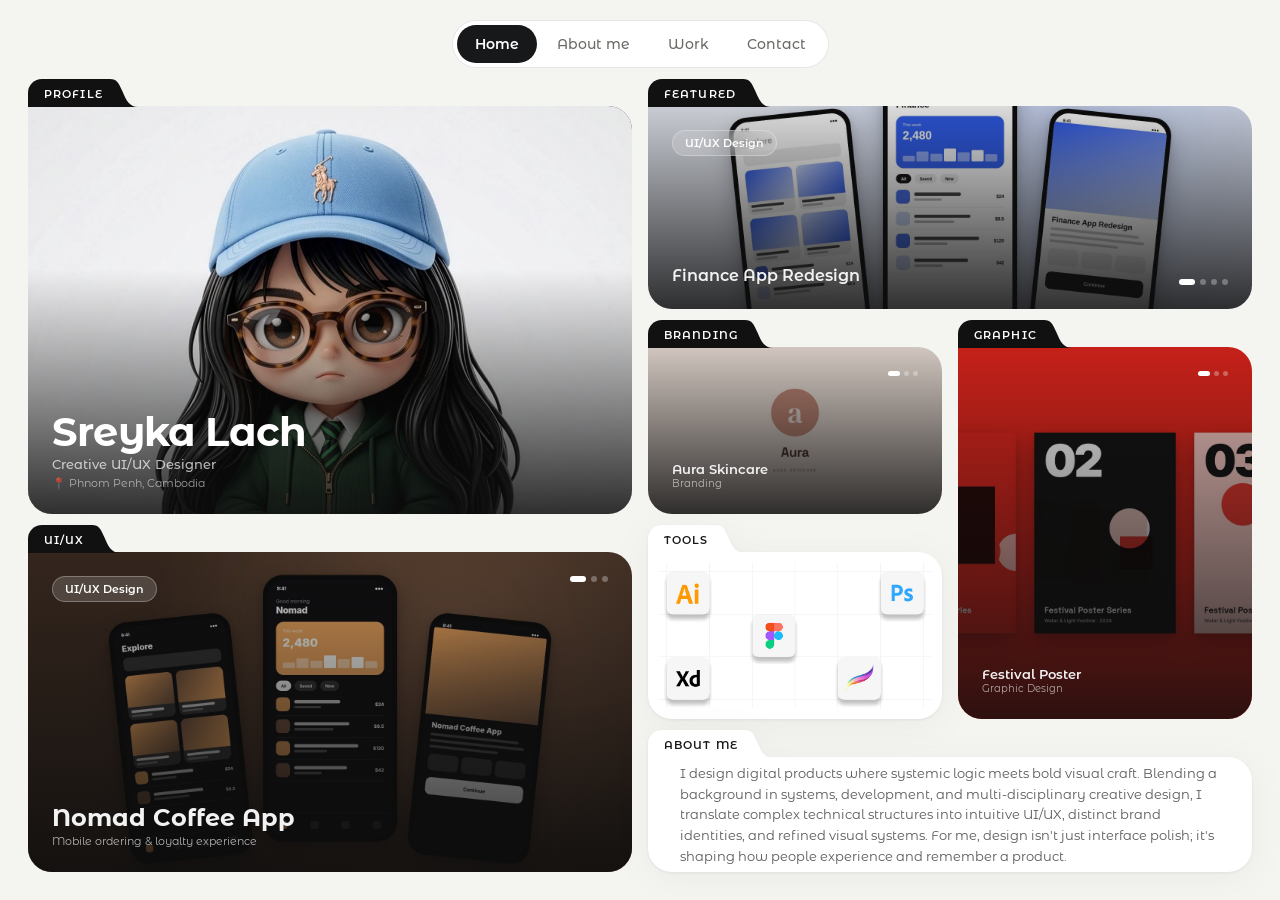
<file: index.html>
<!DOCTYPE html>
<html lang="en">
<head>
<meta charset="utf-8">
<meta name="viewport" content="width=device-width, initial-scale=1">
<title>Sreyka Lach — Creative UI/UX Designer</title>
<meta name="description" content="Portfolio of Sreyka Lach, Creative UI/UX Designer based in Phnom Penh, Cambodia.">
<link rel="preconnect" href="https://fonts.googleapis.com">
<link rel="preconnect" href="https://fonts.gstatic.com" crossorigin>
<link href="https://fonts.googleapis.com/css2?family=Montserrat+Alternates:wght@400;500;600;700&family=Noto+Sans+Khmer:wght@400;500;600;700&display=swap" rel="stylesheet">
<link rel="stylesheet" href="css/style-v97.css">
</head>
<body>

<div id="page-root">

  <!-- NAV -->
  <div class="nav-wrap">
    <button type="button" id="nav-hamburger" class="nav-hamburger" aria-label="Menu" aria-expanded="false">
      <span></span><span></span><span></span>
    </button>
    <nav id="nav-pill" aria-label="Primary" role="tablist">
      <button type="button" class="nav-btn" data-view="home" role="tab" aria-selected="true" tabindex="0"><span class="nav-btn-label">Home</span></button>
      <button type="button" class="nav-btn" data-view="about" role="tab" aria-selected="false" tabindex="-1"><span class="nav-btn-label">About me</span></button>
      <button type="button" class="nav-btn" data-view="work" role="tab" aria-selected="false" tabindex="-1"><span class="nav-btn-label">Work</span></button>
      <button type="button" class="nav-btn" data-view="contact" role="tab" aria-selected="false" tabindex="-1"><span class="nav-btn-label">Contact</span></button>
    </nav>
    <div class="nav-end">
      <button type="button" id="lang-switch" class="lang-switch" data-lang="km" aria-label="Switch language">
        <span class="lang-switch-opt" id="lang-opt-km">KH</span>
        <span class="lang-switch-opt" id="lang-opt-en">EN</span>
      </button>
    </div>
  </div>

  <div class="folder-panel">
  <div class="view-stage">

    <!-- ============ HOME VIEW ============ -->
    <section id="view-home" class="view" data-view-panel="home">
      <div id="home-grid" class="bento-grid">

        <!-- profile 2x2 -->
        <div class="card card-photo" data-span="2" style="grid-column:1/3;grid-row:1/3;">
          <span class="card-tab" data-i18n="tabProfile">Profile</span>
          <div class="photo-underlay" style="background:linear-gradient(150deg,#141414,#3a3a3a 55%,#8a8a8a);"></div>
          <video class="photo-img" src="assets/video/home-avatar-v1.mp4" poster="assets/img/home-avatar-poster-v1.jpg" autoplay muted loop playsinline preload="auto" aria-label="Animated avatar of Sreyka Lach waving"></video>
          <div class="photo-scrim"></div>
          <div class="corner-dot" style="top:-5px;left:-5px;"></div>
          <div class="photo-content">
            <div class="display-name" id="label-name">Sreyka Lach</div>
            <div class="role-line" id="label-role">Creative UI/UX Designer</div>
            <div class="loc-line">📍 <span id="label-home-location">Phnom Penh, Cambodia</span></div>
          </div>
        </div>

        <!-- featured showcase 2x1 -->
        <div class="card card-photo" id="featured-card" data-span="2" style="grid-column:3/5;grid-row:1/2;">
          <span class="card-tab" data-i18n="tabFeatured">Featured</span>
          <div class="photo-underlay" id="featured-bg"></div>
          <div class="photo-scrim photo-scrim--soft"></div>
          <div class="photo-content photo-content--between">
            <div class="tag-chip" id="featured-tag"></div>
            <div class="row-between">
              <div class="proj-title" id="featured-name"></div>
              <div class="dots" id="featured-dots"></div>
            </div>
          </div>
        </div>

        <!-- skills 1x1 -->
        <div class="card card-white tools-card" data-span="1" style="grid-column:3/4;grid-row:3/4;">
          <span class="card-tab" data-i18n="tabTools">Tools</span>
          <div class="select-frame"></div>
          <div class="select-dot" style="top:0;left:0;"></div>
          <div class="select-dot" style="top:0;right:0;"></div>
          <div class="select-dot" style="bottom:0;left:0;"></div>
          <div class="select-dot" style="bottom:0;right:0;"></div>
          <img class="tools-img" src="assets/img/tools-grid-v2.jpg" alt="Tools: Illustrator, Photoshop, Figma, Adobe XD, Procreate">
        </div>

        <!-- project showcase 2x2 -->
        <div class="card card-photo" id="proj-big-card" data-span="2" style="grid-column:1/3;grid-row:3/5;">
          <span class="card-tab" data-i18n="tabUiux">UI/UX</span>
          <div class="photo-underlay" id="proj-big-bg"></div>
          <div class="photo-scrim photo-scrim--soft"></div>
          <div class="photo-content photo-content--between">
            <div class="row-start">
              <div class="tag-chip" id="proj-big-tag"></div>
              <div class="dots" id="proj-big-dots"></div>
            </div>
            <div>
              <div class="proj-title proj-title--lg" id="proj-big-name"></div>
              <div class="proj-desc" id="proj-big-desc"></div>
            </div>
          </div>
        </div>

        <!-- project showcase 1x1 -->
        <div class="card card-photo" id="proj-small1-card" data-span="1" style="grid-column:3/4;grid-row:2/3;">
          <span class="card-tab" data-i18n="tabBranding">Branding</span>
          <div class="photo-underlay" id="proj-small1-bg"></div>
          <div class="photo-scrim photo-scrim--soft"></div>
          <div class="photo-content photo-content--between">
            <div class="dots dots--end" id="proj-small1-dots"></div>
            <div>
              <div class="proj-title proj-title--sm" id="proj-small1-name"></div>
              <div class="proj-tag-sm" id="proj-small1-tag"></div>
            </div>
          </div>
        </div>

        <!-- project showcase 1x1 -->
        <div class="card card-photo" id="proj-small2-card" data-span="1" style="grid-column:4/5;grid-row:2/4;">
          <span class="card-tab" data-i18n="tabGraphic">Graphic</span>
          <div class="photo-underlay" id="proj-small2-bg"></div>
          <div class="photo-scrim photo-scrim--soft"></div>
          <div class="photo-content photo-content--between">
            <div class="dots dots--end" id="proj-small2-dots"></div>
            <div>
              <div class="proj-title proj-title--sm" id="proj-small2-name"></div>
              <div class="proj-tag-sm" id="proj-small2-tag"></div>
            </div>
          </div>
        </div>

        <!-- about 2x1 -->
        <div class="card card-white bio-card" data-span="2" style="grid-column:3/5;grid-row:4/5;flex-direction:row;align-items:center;">
          <span class="card-tab" data-i18n="tabAbout">About me</span>
          <div class="bio-text" id="label-bio">I design digital products where systemic logic meets bold visual craft. Blending a background in systems, development, and multi-disciplinary creative design, I translate complex technical structures into intuitive UI/UX, distinct brand identities, and refined visual systems. For me, design isn't just interface polish; it's shaping how people experience and remember a product.</div>
        </div>

      </div>
    </section>

    <!-- ============ WORK VIEW ============ -->
    <section id="view-work" class="view" data-view-panel="work" hidden>
      <!-- Folder drawer: built by js/main-v31.js from the projects in js/work-projects-v7.js -->
      <div id="work-stage" class="drawer-stage"></div>
    </section>

    <!-- ============ ABOUT VIEW ============ -->
    <section id="view-about" class="view" data-view-panel="about" hidden>
      <div id="about-grid" class="bento-grid about-grid">

        <div class="card card-photo about-portrait" style="grid-column:1/2;grid-row:1/4;">
          <span class="card-tab" data-i18n="tabPortrait">Portrait</span>
          <img class="photo-img" src="assets/img/portrait-about-v2.jpg" alt="Portrait of Sreyka Lach" style="object-position: center 12%;">
        </div>

        <div class="card card-white about-col" style="grid-column:2/3;grid-row:1/4;">
          <div class="label-sm" id="label-personal-story">Personal Story</div>
          <div class="col-scroll"><div id="personal-story" class="timeline"></div></div>
        </div>

        <div class="card card-white about-col" style="grid-column:3/4;grid-row:1/3;">
          <div class="label-sm" id="label-education">Education</div>
          <div class="col-scroll"><div id="education" class="timeline timeline--sm"></div></div>
        </div>

        <div class="card card-white about-col" id="skills-card" style="grid-column:3/4;grid-row:3/4;">
          <div class="label-sm" id="label-skills">Skills</div>
          <div class="col-scroll">
            <div class="chip-row chip-row--sm" id="about-tools"></div>
            <div class="soft-skills" id="soft-skills"></div>
          </div>
        </div>

        <div class="card card-white about-col" style="grid-column:4/5;grid-row:1/3;">
          <div class="label-sm" id="label-experience">Experience</div>
          <div class="col-scroll"><div id="experience" class="timeline timeline--sm"></div></div>
        </div>

        <div class="card card-white about-col" style="grid-column:4/5;grid-row:3/4;">
          <div class="label-sm" id="label-hobbies">Hobbies</div>
          <div class="col-scroll"><div class="chip-row" id="hobbies-row"></div></div>
        </div>

      </div>
    </section>

    <!-- ============ CONTACT VIEW ============ -->
    <section id="view-contact" class="view" data-view-panel="contact" hidden>
      <div id="contact-grid" class="bento-grid contact-grid">
        <div class="card card-photo contact-card" id="contact-card">
          <span class="card-tab" data-i18n="tabContact">Contact</span>
          <img class="photo-img" src="assets/img/portrait-contact-v4.jpg" alt="Sreyka Lach">
          <div class="contact-scrim"></div>

          <!-- ===== CONTACT HERO: "Let's [envelope] Work / Together" =====
               The envelope button toggles the existing contact form below
               (same overlay + slide animation as "Say hello"). -->
          <div class="contact-hero">
            <h2 class="ch-title">
              <span class="ch-line">
                <span id="label-ch-lets">Let's</span>
                <span class="ch-icon-wrap">
                  <span class="ch-cursor ch-cursor--you" aria-hidden="true">
                    <span class="ch-pill" id="label-ch-you">You</span>
                    <svg class="ch-pointer" viewBox="0 0 12 12"><path d="M11 11 1.5 7.2 5.4 5.4 7.2 1.5Z"/></svg>
                  </span>
                  <button type="button" id="ch-envelope" class="ch-envelope" aria-label="Open contact form" aria-expanded="false" aria-controls="contact-form-sheet">
                    <svg viewBox="0 0 48 48" aria-hidden="true"><path d="M13 19l11 9 11-9" fill="none" stroke="#FFFFFF" stroke-width="4.5" stroke-linecap="round" stroke-linejoin="round"/></svg>
                  </button>
                  <span class="ch-cursor ch-cursor--me" aria-hidden="true">
                    <svg class="ch-pointer" viewBox="0 0 12 12"><path d="M1 1 10.5 4.8 6.6 6.6 4.8 10.5Z"/></svg>
                    <span class="ch-pill" id="label-ch-me">Sreyka</span>
                  </span>
                </span>
                <span id="label-ch-work">Work</span>
              </span>
              <span class="ch-line">
                <span id="label-ch-together">Together</span>
                <span class="ch-note">
                  <span id="label-ch-note">Don't hesitate,<br>drop me a line</span>
                  <!-- hand-drawn arrow curling back toward the envelope -->
                  <svg class="ch-arrow" viewBox="0 0 120 70" aria-hidden="true"><path d="M104 6c6 22-10 40-32 38-16-2-14-20 0-18 14 2 4 28-30 30-12 1-24-3-32-10m0 0 10 1m-10-1 3-10" fill="none" stroke-width="2.4" stroke-linecap="round" stroke-linejoin="round"/></svg>
                </span>
              </span>
            </h2>
          </div>
          <div class="corner-dot" style="top:-5px;left:-5px;"></div>
          <div class="corner-dot" style="top:-5px;right:-5px;"></div>
          <div class="corner-dot" style="bottom:-5px;left:-5px;"></div>
          <div class="corner-dot" style="bottom:-5px;right:-5px;"></div>

          <div class="contact-content">
            <button type="button" id="say-hello-btn" class="say-hello-btn"><span id="label-say-hello">Say hello</span> <span>→</span></button>
            <div class="social-row" id="contact-socials"></div>
          </div>

          <!-- clips the slide-up form to the card's rounded shape (the card
               itself can't clip, or its folder tab would be cut off) -->
          <div class="contact-form-clip">
          <div id="contact-form-overlay" class="contact-form-overlay" hidden></div>
          <div id="contact-form-sheet" class="contact-form-sheet" hidden>
            <div class="contact-form-inner">
              <div class="row-between">
                <div class="form-title" id="label-lets-talk">Let's talk</div>
                <button type="button" id="close-form-btn" class="close-btn" aria-label="Close">✕</button>
              </div>
              <div class="form-email">sreyka.lach12@gmail.com</div>
              <form id="contact-form">
                <input class="contact-form-field" id="input-name" type="text" name="name" placeholder="Your name" required>
                <input class="contact-form-field" id="input-email" type="email" name="email" placeholder="Your email" required>
                <textarea class="contact-form-field" id="input-message" name="message" placeholder="Tell me about your project" rows="3" required></textarea>
                <button type="submit" class="send-btn" id="send-btn">Send message</button>
              </form>
            </div>
          </div>
          </div>
        </div>
      </div>
    </section>

  </div>
  </div>
</div>

<script src="js/work-projects-v7.js"></script>
<script src="js/main-v31.js"></script>
</body>
</html>
</file>
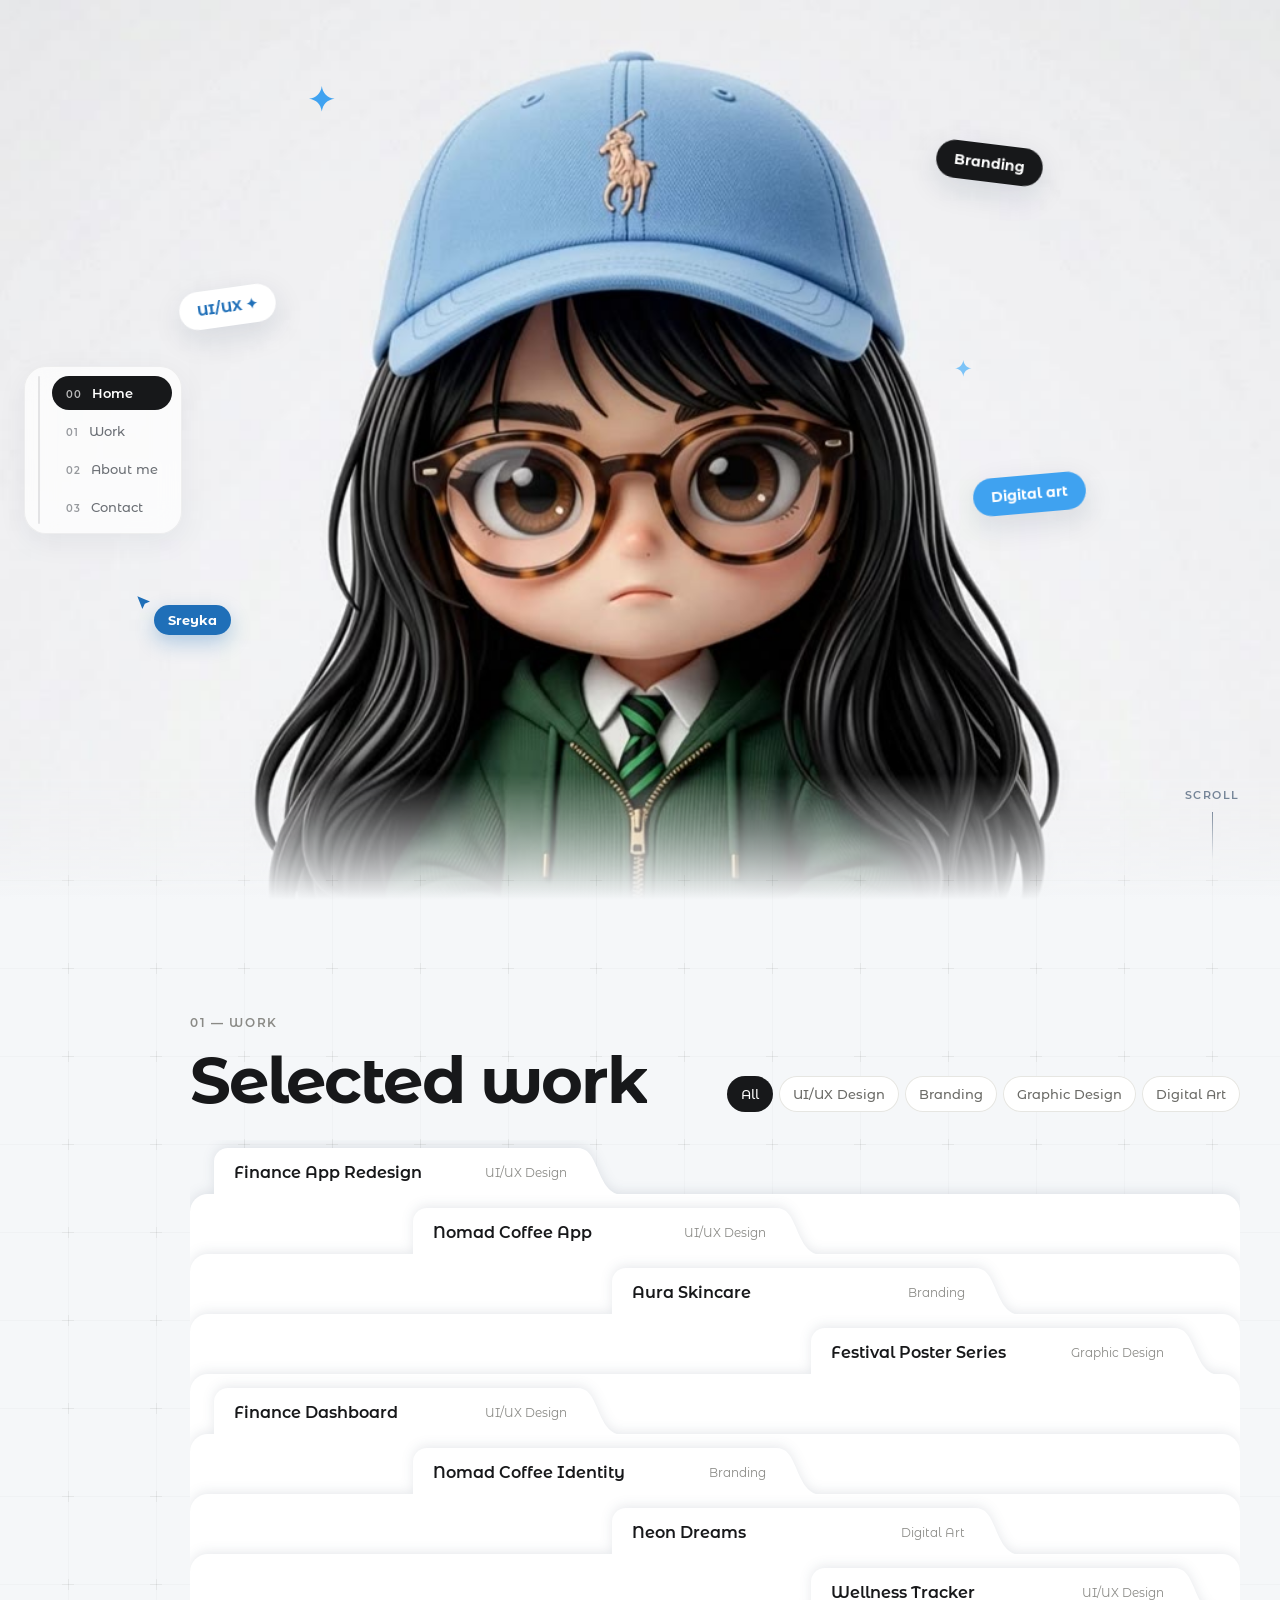
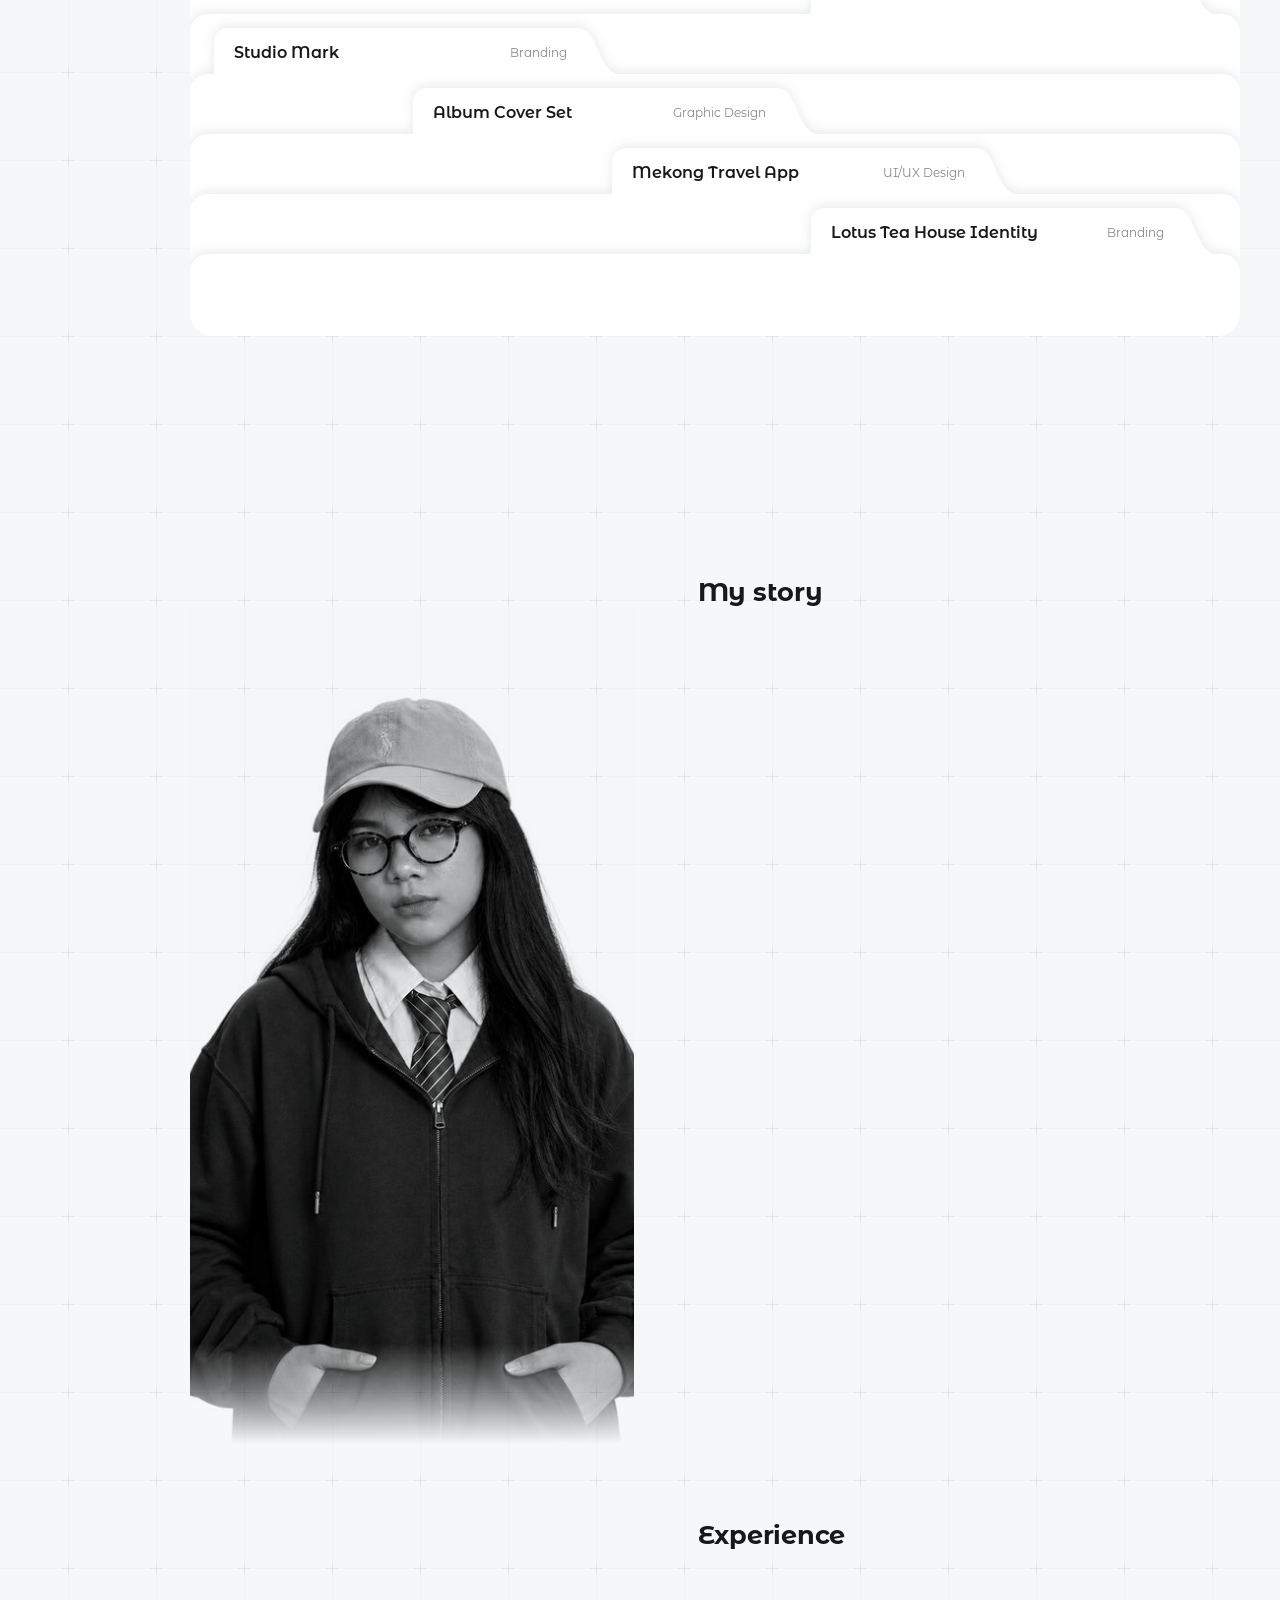
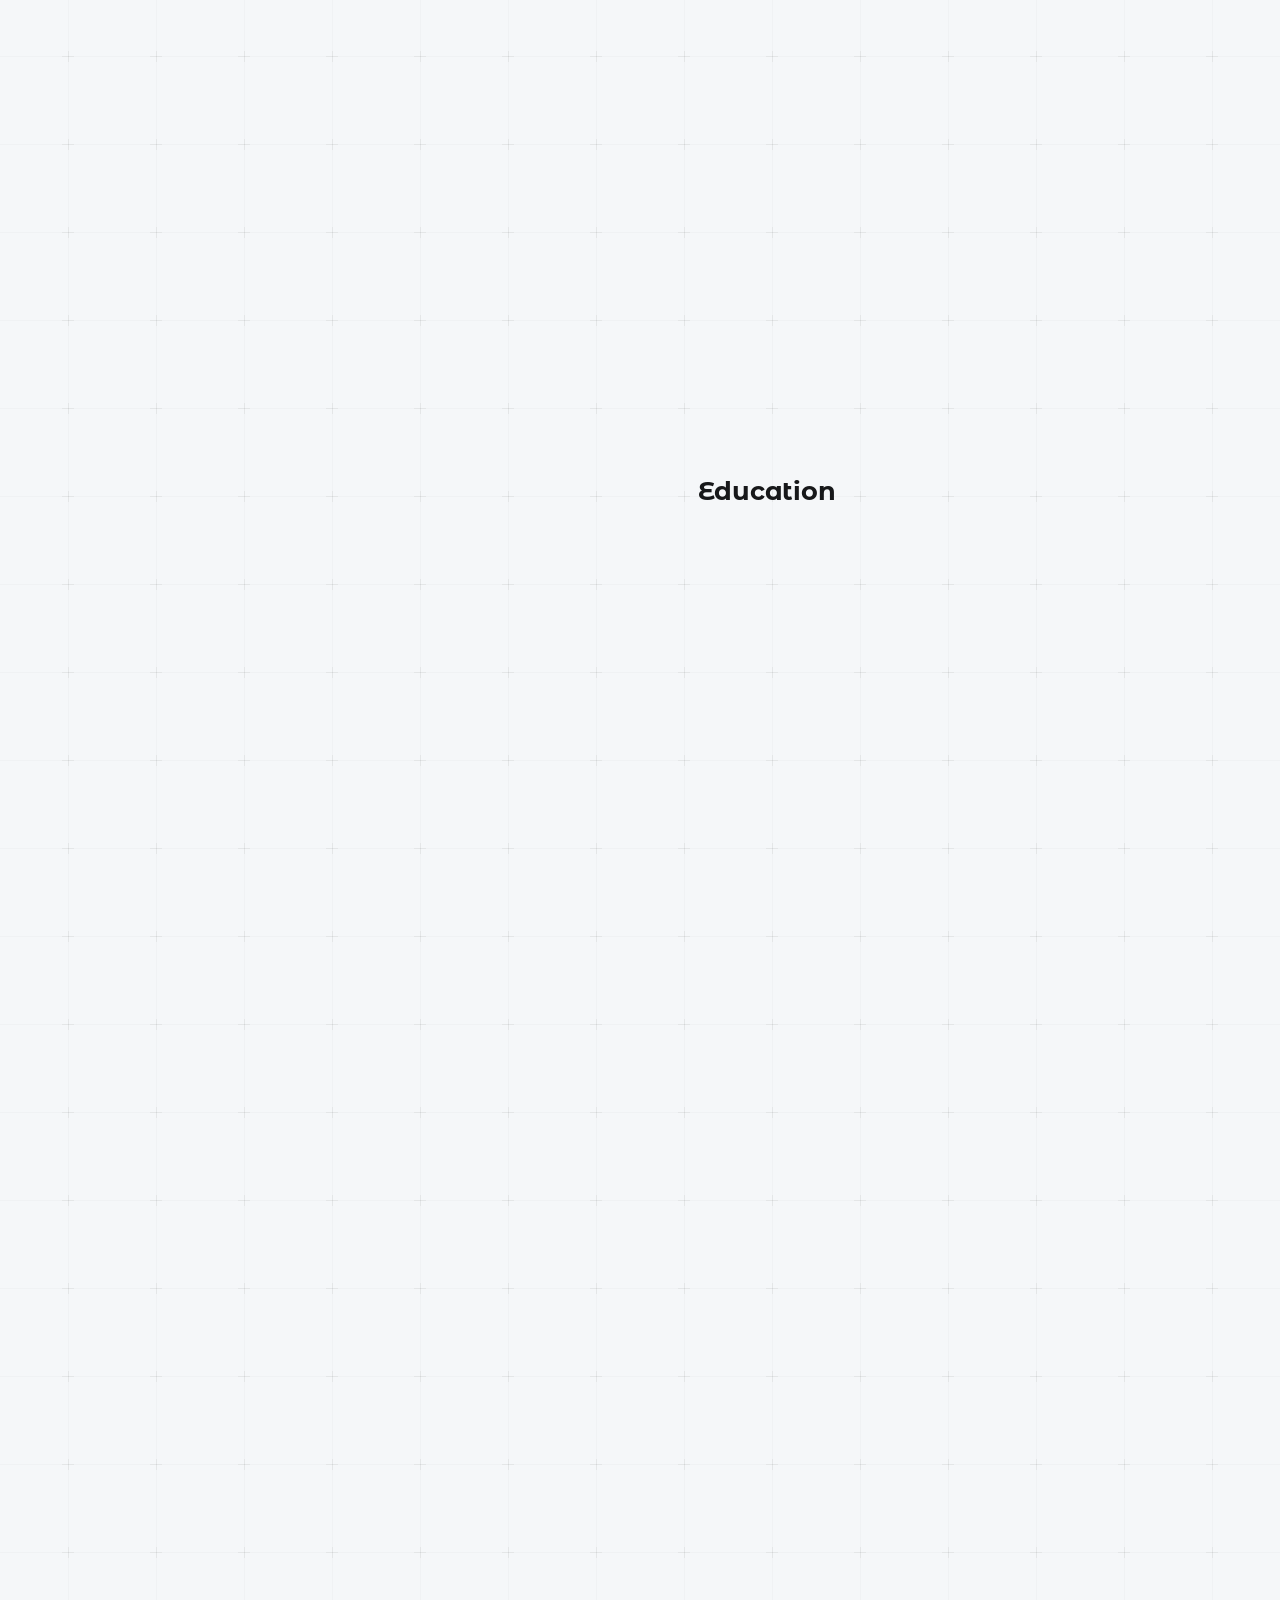
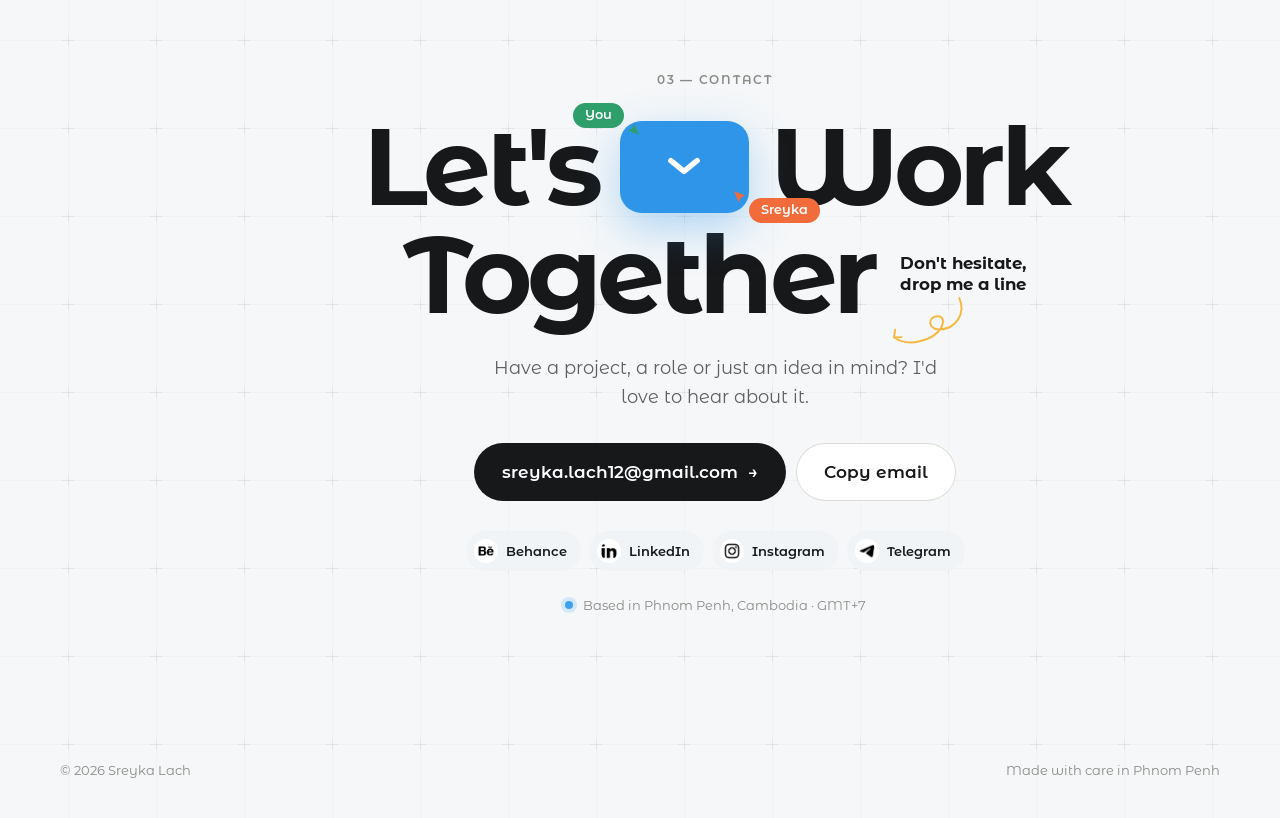
<file: preview/index.html>
<!DOCTYPE html>
<html lang="en">
<head>
<meta charset="utf-8">
<meta name="viewport" content="width=device-width, initial-scale=1">
<title>Sreyka Lach — Creative UI/UX Designer (preview)</title>
<meta name="description" content="Portfolio of Sreyka Lach, Creative UI/UX Designer based in Phnom Penh, Cambodia.">
<!-- PREVIEW of the long-scroll layout. The live site (../index.html) is unchanged. -->
<meta name="robots" content="noindex">
<link rel="preconnect" href="https://fonts.googleapis.com">
<link rel="preconnect" href="https://fonts.gstatic.com" crossorigin>
<link href="https://fonts.googleapis.com/css2?family=Montserrat+Alternates:wght@400;500;600;700;800;900&display=swap" rel="stylesheet">
<link rel="stylesheet" href="preview-v4.css">
</head>
<body>

<!-- Sticky side menu: follows the scroll, and each item jumps to its section.
     On phones it becomes a small floating bar at the bottom. -->
<nav class="rail" aria-label="Sections">
  <div class="rail-track" aria-hidden="true"><div class="rail-fill" id="rail-fill"></div></div>
  <ol class="rail-list">
    <li><a href="#top" class="rail-link is-active" data-section="top"><span class="rail-num">00</span><span class="rail-label">Home</span></a></li>
    <li><a href="#work" class="rail-link" data-section="work"><span class="rail-num">01</span><span class="rail-label">Work</span></a></li>
    <li><a href="#about" class="rail-link" data-section="about"><span class="rail-num">02</span><span class="rail-label">About me</span></a></li>
    <li><a href="#contact" class="rail-link" data-section="contact"><span class="rail-num">03</span><span class="rail-label">Contact</span></a></li>
  </ol>
</nav>

<!-- back to top: appears once you scroll past the hero; the ring shows how far down the page you are -->
<a href="#top" class="to-top" id="to-top" aria-label="Back to top">
  <svg class="to-top-ring" viewBox="0 0 48 48" aria-hidden="true"><circle cx="24" cy="24" r="22" pathLength="100" class="ring-bg"/><circle cx="24" cy="24" r="22" pathLength="100" class="ring-fill" id="to-top-ring"/></svg>
  <svg class="to-top-arrow" viewBox="0 0 24 24" aria-hidden="true"><path d="M12 19V5M5.5 11.5 12 5l6.5 6.5" fill="none" stroke="currentColor" stroke-width="2.2" stroke-linecap="round" stroke-linejoin="round"/></svg>
</a>

<!-- ============ HERO ============
     The avatar video fills the hero; label, intro and buttons sit on a soft
     fade at the bottom; sky-blue stickers float around. -->
<section id="top" class="hero" aria-labelledby="hero-title">
  <div class="hero-video" id="hero-avatar">
    <video src="../assets/video/home-avatar-v1.mp4" poster="../assets/img/home-avatar-poster-v1.jpg" autoplay muted loop playsinline aria-label="Animated avatar of Sreyka Lach waving"></video>
    <div class="stickers" aria-hidden="true">
    <span class="sticker sticker--uiux">UI/UX ✦</span>
    <span class="sticker sticker--brand">Branding</span>
    <span class="sticker sticker--art">Digital art</span>
    <span class="sticker sticker--cursor"><svg viewBox="0 0 12 12"><path d="M1 1 10.5 4.8 6.6 6.6 4.8 10.5Z"/></svg><span>Sreyka</span></span>
    <svg class="sparkle sparkle--1" viewBox="0 0 24 24"><path d="M12 0c1 7 5 11 12 12-7 1-11 5-12 12-1-7-5-11-12-12C7 11 11 7 12 0Z"/></svg>
    <svg class="sparkle sparkle--2" viewBox="0 0 24 24"><path d="M12 0c1 7 5 11 12 12-7 1-11 5-12 12-1-7-5-11-12-12C7 11 11 7 12 0Z"/></svg>
  </div>
  </div>

  <h1 id="hero-title" class="sr-only">Sreyka Lach, Creative UI/UX Designer</h1>
  <a href="#work" class="scroll-cue" aria-label="Scroll to work"><span>Scroll</span><span class="scroll-cue-line" aria-hidden="true"></span></a>
</section>

<main>

  <!-- ============ 2. SELECTED WORK ============ -->
  <section id="work" class="section" aria-labelledby="work-title">
    <div class="section-head">
      <p class="eyebrow"><span>01 — Work</span></p>
      <h2 id="work-title" class="section-title">Selected work</h2>
      <div class="filters" id="work-filters" role="group" aria-label="Filter projects"></div>
    </div>
    <!-- folder drawer: hover a folder to lift it and peek at the project, click to open it -->
    <div class="cabinet" id="cabinet"></div>
  </section>

  <!-- ============ 3. ABOUT ============ -->
  <section id="about" class="section" aria-labelledby="about-title">
    <div class="section-head">
      <p class="eyebrow"><span>02 — About me</span></p>
      <h2 id="about-title" class="section-title">From pencil to pixels</h2>
    </div>
    <div class="about">
      <div class="about-photo-wrap">
        <div class="about-photo">
          <img src="../assets/img/portrait-about-v2.jpg" alt="Portrait of Sreyka Lach">
        </div>
      </div>
      <!-- right column scrolls past the sticky photo: the 4 story parts, then the CV -->
      <div class="story-col">
        <div class="cv-card" data-title="My story">
          <ol class="cv-list" id="story"></ol>
        </div>
        <div class="cv">
          <div class="cv-card" data-title="Experience">
            <ol class="cv-list" id="experience"></ol>
          </div>
          <div class="cv-card" data-title="Education">
            <ol class="cv-list" id="education"></ol>
          </div>
          <div class="cv-card cv-card--wide" data-title="Skills &amp; hobbies">
            <div class="skills">
              <div><p class="mini-label">Tools</p><div class="chips" id="tools"></div></div>
              <div><p class="mini-label">Strengths</p><div class="chips" id="strengths"></div></div>
              <div><p class="mini-label">Hobbies</p><div class="chips" id="hobbies"></div></div>
            </div>
          </div>
        </div>
      </div>
    </div>
  </section>

  <!-- ============ 4. CONTACT ============ -->
  <section id="contact" class="section section--last" aria-labelledby="contact-title">
    <div class="contact">
      <p class="eyebrow"><span>03 — Contact</span></p>
      <h2 id="contact-title" class="contact-title">
        <span class="ct-line">Let's
          <span class="ct-icon">
            <span class="ct-cursor ct-cursor--you" aria-hidden="true"><span class="ct-pill">You</span><svg viewBox="0 0 12 12"><path d="M11 11 1.5 7.2 5.4 5.4 7.2 1.5Z"/></svg></span>
            <a class="ct-envelope" href="mailto:sreyka.lach12@gmail.com" aria-label="Email me"><svg viewBox="0 0 48 48" aria-hidden="true"><path d="M13 19l11 9 11-9" fill="none" stroke="#FFFFFF" stroke-width="4.5" stroke-linecap="round" stroke-linejoin="round"/></svg></a>
            <span class="ct-cursor ct-cursor--me" aria-hidden="true"><svg viewBox="0 0 12 12"><path d="M1 1 10.5 4.8 6.6 6.6 4.8 10.5Z"/></svg><span class="ct-pill">Sreyka</span></span>
          </span>
          Work</span>
        <span class="ct-line">Together
          <span class="ct-note">Don't hesitate,<br>drop me a line
            <svg class="ct-arrow" viewBox="0 0 120 70" aria-hidden="true"><path d="M104 6c6 22-10 40-32 38-16-2-14-20 0-18 14 2 4 28-30 30-12 1-24-3-32-10m0 0 10 1m-10-1 3-10" fill="none" stroke-width="2.6" stroke-linecap="round" stroke-linejoin="round"/></svg>
          </span>
        </span>
      </h2>
      <p class="contact-note">Have a project, a role or just an idea in mind? I'd love to hear about it.</p>
      <div class="contact-mail">
        <a class="btn btn--dark btn--big" href="mailto:sreyka.lach12@gmail.com">sreyka.lach12@gmail.com <span aria-hidden="true">→</span></a>
        <button type="button" class="btn btn--big copy-btn" id="copy-email" data-email="sreyka.lach12@gmail.com">Copy email</button>
      </div>
      <ul class="socials" id="socials"></ul>
      <p class="contact-meta"><span class="hero-dot" aria-hidden="true"></span>Based in Phnom Penh, Cambodia · GMT+7</p>
    </div>
  </section>

</main>

<!-- full project view (opened from a folder; URL #work/<id>) -->
<div class="pd" id="pd" role="dialog" aria-modal="true" aria-labelledby="pd-title" hidden>
  <div class="pd-sheet" id="pd-sheet"></div>
</div>

<footer class="footer">
  <span>© <span id="year">2026</span> Sreyka Lach</span>
  <span>Made with care in Phnom Penh</span>
</footer>

<script src="../js/work-projects-v7.js"></script>
<script src="preview-v4.js"></script>
</body>
</html>
</file>
<file: css/style-v97.css>
:root {
  --accent: #FFFFFF;
  --accent-soft: #E5E5E5;
  --ink: #17181A;
  --ink-soft: rgba(23,24,26,0.55);
  --off-white: #F2F2F2;
  --card-bg: #FFFFFF;
  --page-bg: #F4F4F1;
  --chip-bg: #F4F4F1;
  --line: #E6E6E2;
  --muted: #8A8A86;
  --radius: 24px;

  /* ---- folder-tab nav: tweak these to retune the whole component ---- */
  --tab-height: 44px;
  --tab-slant: 26px;          /* horizontal run of the outward-leaning right edge */
  --tab-corner-radius: 18px;  /* rounded top-left corner of each tab */
  --tab-curve-radius: 16px;   /* smooth curve where the slant meets the top edge */
  --tab-active-bg: #FFFFFF;
  --tab-active-color: #000000;
  --tab-inactive-bg: #D9D9D9;
  --tab-inactive-color: #999999;
  --tab-hover-bg: #CFCFCF;
  --tab-hover-color: #333333;
  --tab-transition: 300ms ease-in-out;
  --page-black: #F4F4F1;
  --panel-radius-tl: 0px;
  --panel-radius-other: 40px;
}

* { box-sizing: border-box; }

html, body {
  margin: 0;
  background: var(--page-black);
  font-family: 'Montserrat Alternates', sans-serif;
  color: var(--ink);
}

html[lang="km"], html[lang="km"] body {
  font-family: 'Noto Sans Khmer', sans-serif;
}

a { color: #17181A; text-decoration: underline; }
a:hover { color: #555555; }

button { font-family: inherit; }

img { max-width: 100%; display: block; }

@keyframes fadeUp {
  from { opacity: 0; transform: translateY(16px); }
  to { opacity: 1; transform: translateY(0); }
}
@keyframes slideUpForm {
  from { transform: translateY(100%); }
  to { transform: translateY(0); }
}
@keyframes fadeInOverlay {
  from { opacity: 0; }
  to { opacity: 1; }
}

#page-root {
  height: 100vh;
  min-height: 100vh;
  overflow: hidden;
  box-sizing: border-box;
  background: var(--page-black);
  padding: 20px 28px 28px;
  display: flex;
  flex-direction: column;
  gap: 20px;
}

/* ---------- FOLDER COVER PANEL ---------- */
.folder-panel {
  flex: 1;
  min-height: 0;
  background: transparent;
  padding: 0;
  display: flex;
  flex-direction: column;
}

/* ---------- NAV (folder tabs) ---------- */
.nav-wrap {
  display: flex; justify-content: space-between; align-items: center; gap: 16px;
  flex-shrink: 0; flex-wrap: wrap; width: 100%; position: relative;
  padding: 0;
}

.lang-switch {
  display: flex;
  align-items: center;
  gap: 8px;
  border: none;
  cursor: pointer;
  padding: 5px;
  flex-shrink: 0;
  background: #FFFFFF;
  border-radius: 999px;
  box-shadow: inset 0 0 0 1px var(--line);
}
.lang-switch-opt {
  display: flex;
  align-items: center;
  justify-content: center;
  font-size: 12px;
  font-weight: 700;
  color: #17181A;
  width: 27px;
  height: 27px;
  border-radius: 50%;
  transition: all .25s ease;
}
.lang-switch-opt.is-active {
  background: #0D0D0D;
  color: #FFFFFF;
  font-weight: 700;
}

#nav-pill {
  display: inline-flex;
  align-items: center;
  gap: 2px;
  background: #FFFFFF;
  border: none;
  border-radius: 999px;
  padding: 5px;
  box-shadow: inset 0 0 0 1px var(--line);
}

.nav-hamburger {
  display: none;
  flex-direction: column;
  justify-content: center;
  align-items: center;
  gap: 4px;
  width: 42px;
  height: 42px;
  flex-shrink: 0;
  border: none;
  cursor: pointer;
  background: #FFFFFF;
  border-radius: 50%;
  box-shadow: 0 4px 20px rgba(0,0,0,0.08);
}
.nav-hamburger span {
  display: block;
  width: 16px;
  height: 2px;
  border-radius: 2px;
  background: #17181A;
}

.nav-wrap { justify-content: center; }
/* KH/EN switch (hidden while English-only) pins to the right without moving the centred menu */
.nav-end { position: absolute; right: 0; top: 50%; transform: translateY(-50%); }

/* Menu: plain pill buttons inside the white #nav-pill; the active one is solid black */
.nav-btn {
  appearance: none;
  border: none;
  cursor: pointer;
  font-size: 14px;
  font-weight: 500;
  height: 38px;
  padding: 0 18px;
  background: transparent;
  color: #6B6B67;
  display: flex;
  align-items: center;
  justify-content: center;
  border-radius: 999px;
  transition: background 200ms ease, color 200ms ease;
  position: relative;
  min-width: 0;
  white-space: nowrap;
}
.nav-btn:not(.is-active):hover { background: var(--chip-bg); color: var(--ink); }
.nav-btn.is-active { background: var(--ink); color: #FFFFFF; font-weight: 600; }
.nav-btn:focus-visible { outline: 2px solid #4C9EFF; outline-offset: 2px; }
.nav-btn-label {
  display: inline-block;
  min-width: 0;
  max-width: 100%;
  overflow: hidden;
  text-overflow: ellipsis;
  white-space: nowrap;
}


/* ---------- VIEW STAGE ---------- */
.view-stage { flex: 1; min-height: 0; height: 100%; }
.view { animation: fadeUp .4s ease both; height: 100%; }

/* ---------- BENTO GRID BASE ---------- */
/* Height is a percentage of the flex-computed .view-stage size (not a
   vh-based guess) so it always exactly fills whatever room is actually
   left below the nav on desktop, with no scrollbar. Overridden back to
   auto-height/scrollable at tablet and mobile widths further down. */
.bento-grid {
  display: grid;
  gap: 16px;
  height: 100%;
  min-height: 0;
}

.card {
  position: relative;
  border: none;
  background: var(--card-bg);
  box-shadow: inset 0 0 0 1px var(--line);
  transition: box-shadow .3s ease;
  animation: fadeUp .5s ease both;
}
.card-white:hover { box-shadow: inset 0 0 0 1px #D2D2CD; }
/* photo cards: a slow zoom on hover instead of lifting the card */
.card-photo .photo-underlay, .card-photo .photo-img { transition: transform .8s cubic-bezier(.2,.7,.2,1), background-image .6s ease; }
.card-photo:hover .photo-underlay, .card-photo:not(.contact-card):hover .photo-img { transform: scale(1.03); }

.card-white {
  border-radius: var(--radius);
  padding: 24px;
  display: flex;
  flex-direction: column;
  gap: 6px;
}

.card-photo {
  overflow: hidden;
  border-radius: var(--radius);
  box-shadow: none;
  isolation: isolate;
}

.photo-underlay { position: absolute; inset: 0; transition: background-image .6s ease; }
.photo-img {
  position: absolute;
  inset: 0;
  width: 100%;
  height: 100%;
  object-fit: cover;
}
.photo-scrim {
  position: absolute; inset: 0; pointer-events: none;
  background: linear-gradient(180deg, transparent 40%, rgba(13,13,13,0.85) 100%);
}
.photo-scrim--soft {
  background: linear-gradient(180deg, rgba(13,13,13,0.15) 0%, rgba(13,13,13,0.85) 100%);
}
.corner-dot { display: none; }

.photo-content {
  position: relative; z-index: 1; height: 100%;
  display: flex; flex-direction: column; justify-content: flex-end;
  padding: 24px; gap: 4px; color: var(--off-white);
}
.photo-content--between { justify-content: space-between; }


.display-name {
  font-size: clamp(24px, 4.5vh, 40px); font-weight: 700; letter-spacing: -0.02em;
  line-height: 1; color: #FFFFFF;
}
.role-line { font-size: 13px; color: rgba(245,245,245,0.75); font-weight: 500; }
.loc-line { font-size: 11px; color: rgba(245,245,245,0.6); }

.tag-chip {
  display: inline-flex; width: fit-content; font-size: 11px; font-weight: 600;
  padding: 5px 12px; border-radius: 999px; color: #FFFFFF;
  background: rgba(255,255,255,0.16); border: 1px solid rgba(255,255,255,0.28);
  backdrop-filter: blur(12px); -webkit-backdrop-filter: blur(12px);
}
.row-between { display: flex; justify-content: space-between; align-items: flex-end; }
.row-start { display: flex; justify-content: space-between; align-items: flex-start; }
.proj-title { font-size: 16px; font-weight: 600; color: var(--off-white); }
.proj-title--lg { font-size: clamp(18px, 3.2vh, 24px); font-weight: 700; }
.proj-title--sm { font-size: 13px; font-weight: 600; }
.proj-desc { font-size: 11px; color: rgba(245,245,245,0.7); margin-top: 2px; }
.proj-tag-sm { font-size: 10px; color: rgba(245,245,245,0.65); }

.dots { display: flex; gap: 5px; }
.dots--end { justify-content: flex-end; gap: 4px; }
.dot {
  width: 6px; height: 6px; border-radius: 50%; cursor: pointer; border: none; padding: 0;
  background: rgba(255,255,255,0.3);
}
.dot { transition: width .3s ease, background .3s ease; }
.dot.is-active { background: #FFFFFF; width: 16px; border-radius: 999px; }
.dots--end .dot { width: 5px; height: 5px; }
.dots--end .dot.is-active { width: 12px; }

.label-sm {
  font-size: 11px; font-weight: 600; color: var(--muted);
  text-transform: uppercase; letter-spacing: 0.1em; margin-bottom: 10px;
}
html[lang="km"] .label-sm { text-transform: none; letter-spacing: 0; font-size: 12px; }
.chip-row { display: flex; flex-wrap: wrap; gap: 5px; }
.chip {
  font-size: 11px; font-weight: 500; padding: 5px 11px; border-radius: 999px;
  background: var(--chip-bg); border: none; color: var(--ink);
}
.bio-text { font-size: clamp(11px, 1.45vh, 13px); line-height: 1.6; color: rgba(23,24,26,0.72); padding: 8px; }

/* ---------- HOME GRID ---------- */
#home-grid {
  grid-template-columns: repeat(4, 1fr);
  grid-template-rows: minmax(70px,1.15fr) minmax(70px,0.95fr) minmax(70px,0.95fr) minmax(60px,0.65fr);
}

/* ---------- WORK: FOLDER DRAWER ---------- */
/* Folders styled like the top menu tabs: the same silhouette (rounded
   top-left, slanted curved right edge, scaled to the tab height), no
   outlines - each tab runs straight into its own body in one solid
   colour - all white with black text. Hover turns a folder black with
   white text. Each .folder box is only its visible band; its body runs
   just far enough down to tuck under the next folder (or the shelf).
   On desktop the bands share the panel's height so everything fits
   without scrolling. Content comes from the js/work-projects-v*.js
   data file. */
.drawer-stage { height: 100%; }
.folder-stack {
  --band-max: 64px;    /* tallest a folder band gets when there's room */
  --stack-inset: 40px; /* folders sit this far inside the shelf's ends */
  --tab-w: 0.34;       /* tab width, as a fraction of folder width */
  height: 100%;
  display: flex; flex-direction: column; justify-content: flex-end;
  padding: 6px var(--stack-inset) 0;
}
.folder {
  --p: var(--p-d);
  --shade: #FFFFFF;
  --ink: #111111;
  /* cqw/cqh = this folder's band, used to size the tab and its text */
  container-type: size;
  --th: min(46px, 100cqh * 0.74);   /* tab height */
  --r: calc(var(--th) * 0.3);       /* edge inset unit */
  position: relative; display: block;
  flex: 1 1 0; min-height: 0; max-height: var(--band-max);
  color: var(--ink); text-decoration: none; outline: none; cursor: pointer;
  /* soft shadow along the folder's top edge: with every folder white,
     this is what separates each sheet from the one behind it */
  filter: drop-shadow(0 -2px 5px rgba(0,0,0,0.16));
}
/* color set here too: the global a:hover rule would otherwise grey the text */
.folder:hover, .folder:focus-visible { --shade: #111111; --ink: #FFFFFF; color: var(--ink); }
.folder.is-lifted { visibility: hidden; }
/* Only the top (backmost) folder gets rounded top corners; the rest stay
   square so the stack's sides read as one straight edge. Radius = --r,
   so even an edge tab (inset by at least --r) starts clear of the curve. */
.folder:first-child .folder-body { border-radius: var(--r) var(--r) 0 0; }
.folder-body, .folder-tab { background: var(--shade); transition: background-color 200ms ease, color 200ms ease; }
.folder-body {
  position: absolute; top: var(--th); left: 0; right: 0;

  /* reaches one tab-height past the band: down to where the next
     folder's own body begins */
  bottom: calc(-1 * var(--th));
}
.folder-tab {
  position: absolute; z-index: 1;
  /* +1px overlaps the body so no hairline shows between them */
  top: 0; height: calc(var(--th) + 1px);
  /* Same width for every tab; --p places it along the folder (0 = left,
     1 = right), kept two inset units inside the edges. */
  width: calc(var(--tab-w) * 100cqw);
  left: calc(2 * var(--r) + var(--p) * (100% - 4 * var(--r)));
  transform: translateX(calc(var(--p) * -100%));
  display: flex; align-items: center; justify-content: space-between;
  gap: calc(var(--th) * 0.3);
  /* right padding clears the slanted edge */
  padding: 0 calc(var(--th) * 0.75) 0 calc(var(--th) * 0.45);
  clip-path: polygon(
    0 calc(var(--th) * 0.4091),
    calc(var(--th) * 0.0030) calc(var(--th) * 0.3598),
    calc(var(--th) * 0.0118) calc(var(--th) * 0.3111),
    calc(var(--th) * 0.0266) calc(var(--th) * 0.2641),
    calc(var(--th) * 0.0468) calc(var(--th) * 0.2189),
    calc(var(--th) * 0.0725) calc(var(--th) * 0.1766),
    calc(var(--th) * 0.1030) calc(var(--th) * 0.1377),
    calc(var(--th) * 0.1377) calc(var(--th) * 0.1030),
    calc(var(--th) * 0.1766) calc(var(--th) * 0.0725),
    calc(var(--th) * 0.2189) calc(var(--th) * 0.0468),
    calc(var(--th) * 0.2641) calc(var(--th) * 0.0266),
    calc(var(--th) * 0.3111) calc(var(--th) * 0.0118),
    calc(var(--th) * 0.3598) calc(var(--th) * 0.0030),
    calc(var(--th) * 0.4091) 0,
    calc(100% - var(--th) * 0.9545) 0,
    calc(100% - var(--th) * 0.9123) calc(var(--th) * 0.0011),
    calc(100% - var(--th) * 0.8714) calc(var(--th) * 0.0043),
    calc(100% - var(--th) * 0.8318) calc(var(--th) * 0.0098),
    calc(100% - var(--th) * 0.7934) calc(var(--th) * 0.0173),
    calc(100% - var(--th) * 0.7561) calc(var(--th) * 0.0270),
    calc(100% - var(--th) * 0.7200) calc(var(--th) * 0.0391),
    calc(100% - var(--th) * 0.6855) calc(var(--th) * 0.0530),
    calc(100% - var(--th) * 0.6518) calc(var(--th) * 0.0693),
    calc(100% - var(--th) * 0.6195) calc(var(--th) * 0.0877),
    calc(100% - var(--th) * 0.5886) calc(var(--th) * 0.1082),
    calc(100% - var(--th) * 0.5586) calc(var(--th) * 0.1311),
    calc(100% - var(--th) * 0.5302) calc(var(--th) * 0.1559),
    calc(100% - var(--th) * 0.5030) calc(var(--th) * 0.1830),
    calc(100% - var(--th) * 0.4768) calc(var(--th) * 0.2123),
    calc(100% - var(--th) * 0.4518) calc(var(--th) * 0.2436),
    calc(100% - var(--th) * 0.4282) calc(var(--th) * 0.2773),
    calc(100% - var(--th) * 0.4059) calc(var(--th) * 0.3130),
    100% 100%,
    0 100%
  );
}
.folder-title {
  position: relative; min-width: 0;
  overflow: hidden; text-overflow: ellipsis; white-space: nowrap;
  font-size: clamp(11px, var(--th) * 0.38, 18px); font-weight: 600; line-height: 1.3;
}
.folder-tag {
  position: relative; flex: none;
  font-size: clamp(9px, var(--th) * 0.25, 12px); font-weight: 500; line-height: 1.3;
  opacity: 0.7; white-space: nowrap;
}
.folder:focus-visible .folder-title { text-decoration: underline; text-underline-offset: 3px; }
/* Drawer front: full panel width, flush with the panel's bottom edge
   (cancels the panel's 24px side / 18px bottom padding). */
.drawer-shelf {
  position: relative; flex: none; z-index: 1;
  height: clamp(56px, 9vh, 96px);
  margin: 0 calc(-1 * var(--stack-inset));
  background: #FFFFFF; box-shadow: 0 -6px 16px rgba(0,0,0,0.06), inset 0 0 0 1px var(--line);
  border-radius: 0 0 var(--radius) var(--radius);
}
.drawer-handle {
  position: absolute; left: 50%; top: 50%; width: 20%; height: clamp(12px, 2vh, 20px);
  border-radius: 999px; background: #E6E6E2; transform: translate(-50%, -50%);
}

/* ---------- WORK: PROJECT DETAIL ---------- */
html.wd-lock, html.wd-lock body { overflow: hidden; }
.work-detail { position: fixed; inset: 0; z-index: 1000; }
.wd-backdrop {
  position: absolute; inset: 0;
  background: rgba(0,0,0,0.6);
  backdrop-filter: blur(6px); -webkit-backdrop-filter: blur(6px);
  opacity: 0; transition: opacity 500ms ease-in-out;
}
.wd-sheet {
  position: absolute; inset: 16px;
  background: #FFFFFF; color: var(--ink); border-radius: var(--radius);
  overflow-y: auto; overscroll-behavior: contain;
  opacity: 0; transition: opacity 360ms ease-in-out;
}
.work-detail.is-open .wd-backdrop, .work-detail.is-open .wd-sheet { opacity: 1; }
.wd-sheet.is-swapping { animation: wdSwap 360ms ease both; }
@keyframes wdSwap { from { opacity: 0; } to { opacity: 1; } }
.wd-close {
  position: sticky; top: 16px; z-index: 5;
  /* block-level so the negative bottom margin pulls the hero up under it */
  margin: 16px 0 -56px 16px; width: max-content;
  display: flex; align-items: center; gap: 8px;
  height: 40px; padding: 0 16px 0 12px; border-radius: 999px;
  background: rgba(255,255,255,0.92); color: #111;
  border: 1px solid rgba(0,0,0,0.12);
  backdrop-filter: blur(10px); -webkit-backdrop-filter: blur(10px);
  font: inherit; font-size: 13px; font-weight: 600; cursor: pointer;
}
.wd-close:hover { background: #FFFFFF; }
.wd-close-x { font-size: 15px; line-height: 1; }
.wd-hero {
  position: relative; overflow: hidden;
  height: min(64vh, 560px); min-height: 300px;
  border-radius: 20px 20px 0 0;
  background-size: cover; background-position: center;
  color: #FFFFFF;
}
.wd-hero[data-tone="light"] { color: #111; }
.wd-hero.is-hidden { visibility: hidden; }
.wd-title {
  position: absolute; left: 48px; right: 48px; bottom: 40px; margin: 0;
  font-size: clamp(34px, 5.6vw, 76px); font-weight: 700; line-height: 1.05;
}
.wd-hero-tag { position: absolute; top: 28px; right: 32px; font-size: 13px; font-weight: 500; opacity: 0.8; }
.wd-ph-label {
  position: absolute; right: 32px; bottom: 32px;
  font-size: 11px; font-weight: 600; letter-spacing: 0.06em; opacity: 0.5;
  border: 1px dashed currentColor; border-radius: 6px; padding: 4px 8px;
}
.wd-body {
  max-width: 1040px; margin: 0 auto; padding: 48px 48px 64px;
  opacity: 0; transform: translateY(14px);
  transition: opacity 420ms ease 180ms, transform 420ms ease 180ms;
}
.work-detail.is-open .wd-body { opacity: 1; transform: none; }
.wd-meta {
  display: grid; grid-template-columns: repeat(4, 1fr); gap: 24px; margin: 0;
  padding-bottom: 32px; border-bottom: 1px solid #E6E6E6;
}
.wd-meta dt { font-size: 11px; font-weight: 600; letter-spacing: 0.06em; color: var(--ink-soft); }
.wd-meta dd { margin: 6px 0 0; font-size: 15px; font-weight: 600; }
.wd-lead { margin: 40px 0 0; font-size: clamp(18px, 2vw, 24px); line-height: 1.5; }
.wd-two { display: grid; grid-template-columns: 1fr 1fr; gap: 40px; }
.wd-section { margin-top: 44px; }
.wd-h2 { margin: 0 0 12px; font-size: 12px; font-weight: 600; letter-spacing: 0.08em; color: var(--ink-soft); }
.wd-text { margin: 0; font-size: 15px; line-height: 1.65; color: rgba(23,24,26,0.85); }
.wd-screens { display: grid; grid-template-columns: repeat(2, 1fr); gap: 16px; }
.wd-shot {
  aspect-ratio: 4 / 3; border-radius: 14px; overflow: hidden; background: #F2F2F2;
  display: flex; align-items: center; justify-content: center;
  font-size: 12px; font-weight: 600; color: rgba(0,0,0,0.35);
}
.wd-shot img { width: 100%; height: 100%; object-fit: cover; }
/* an odd last image spans the full row */
.wd-shot:nth-child(odd):last-child { grid-column: 1 / -1; aspect-ratio: 16 / 9; }
.wd-tools { display: flex; flex-wrap: wrap; gap: 10px; }
.wd-tool {
  display: inline-flex; align-items: center; gap: 8px;
  padding: 6px 14px 6px 6px; border-radius: 999px; background: #F2F2F2;
  font-size: 13px; font-weight: 600;
}
.wd-tool svg { width: 30px; height: 30px; padding: 3px; border-radius: 8px; background: #FFFFFF; box-sizing: border-box; }
.wd-pager { display: grid; grid-template-columns: 1fr 1fr; gap: 16px; margin-top: 64px; }
.wd-pager button {
  display: flex; flex-direction: column; gap: 6px; align-items: flex-start;
  padding: 20px 24px; border-radius: 16px; border: 1.5px solid #111;
  background: #FFFFFF; color: #111; font: inherit; text-align: left; cursor: pointer;
  transition: background 200ms ease, color 200ms ease;
}
.wd-pager button.wd-next { align-items: flex-end; text-align: right; }
.wd-pager button:hover, .wd-pager button:focus-visible { background: #111; color: #FFFFFF; }
.wd-pager small { font-size: 11px; font-weight: 600; letter-spacing: 0.06em; opacity: 0.6; }
.wd-pager strong { font-size: 18px; font-weight: 700; }
/* Shared-element ghost: the folder tab morphing into the detail hero. */
.wd-ghost { position: fixed; z-index: 1001; overflow: hidden; pointer-events: none; }
.wd-ghost-fill { position: absolute; inset: 0; background-size: cover; background-position: center; }
.wd-ghost-title { position: absolute; font-weight: 700; line-height: 1.05; white-space: nowrap; }
@media (prefers-reduced-motion: reduce) {
  .wd-backdrop, .wd-sheet, .wd-body { transition: none; }
}

/* ---------- ABOUT GRID ---------- */
.about-grid {
  grid-template-columns: repeat(4, 1fr);
  /* Bottom row (Skills/Hobbies) only as tall as its content, so the
     Education/Experience cards above get the rest of the height. */
  grid-template-rows: 1fr 1fr auto;
}
.about-portrait { position: relative; }
.about-col { overflow: hidden; overflow-y: auto; }

.timeline { display: flex; flex-direction: column; gap: 2px; }
.timeline-item { display: flex; gap: 10px; }
.timeline-dot-col { display: flex; flex-direction: column; align-items: center; flex-shrink: 0; width: 10px; }
.timeline-dot { width: 10px; height: 10px; border-radius: 50%; background: #FFFFFF; box-shadow: inset 0 0 0 2px var(--ink); flex-shrink: 0; }
.timeline-line { width: 1px; flex: 1; background: var(--line); margin-top: 4px; }
.timeline-body { padding-bottom: 16px; }
.timeline-title { font-size: 12px; font-weight: 700; color: var(--ink); }
.timeline-text { font-size: 10px; line-height: 1.6; color: rgba(23,24,26,0.6); margin-top: 4px; }

.timeline--sm .timeline-item { gap: 8px; }
.timeline--sm .timeline-dot-col { width: 8px; }
.timeline--sm .timeline-dot { width: 8px; height: 8px; }
.timeline--sm .timeline-body { padding-bottom: 10px; }
.timeline--sm .timeline-title { font-size: 12px; font-weight: 600; }
.timeline--sm .timeline-sub { font-size: 10px; color: var(--ink-soft); }
.timeline--sm .timeline-sub a { color: #17181A; font-weight: 600; }

.chip-row--sm .chip { font-size: 10px; padding: 4px 9px; }

.tools-card { position: relative; }
.select-frame, .select-dot { display: none; }
/* Tool grid artwork, scaled to fit the card. Negative margins let it use
   most of the card's padding too (stopping short of the dashed frame),
   so the icons read as large as possible at every card size. */
.tools-img {
  --bleed: 14px;
  position: relative; z-index: 1;
  flex: 1; min-height: 0;
  margin: calc(-1 * var(--bleed));
  width: calc(100% + 2 * var(--bleed)); max-width: none;
  object-fit: contain;
}
.soft-skills { display: flex; flex-direction: column; gap: 4px; margin-top: 14px; }
.soft-skill {
  display: flex; align-items: center; gap: 8px; font-size: 10px; font-weight: 500;
  padding: 5px 10px; border-radius: 999px;
  background: var(--chip-bg); color: #17181A;
}
.soft-skill svg { width: 13px; height: 13px; flex-shrink: 0; }

/* ---------- CONTACT ---------- */
.contact-grid { grid-template-columns: 1fr; grid-template-rows: 1fr; }
.contact-card {
  border-radius: var(--radius); color: var(--off-white); padding: 24px;
  display: flex; flex-direction: column; justify-content: flex-end; gap: 16px;
  background: #FFFFFF;
  /* a real border (not an inset shadow) so the photo can't paint over it */
  border: 1px solid var(--line);
}
.contact-card .photo-img { object-fit: contain; object-position: center bottom; }
/* ---------- CONTACT HERO ---------- */
/* "Let's [envelope] Work / Together", top-left of the contact card; the
   illustration sits to its right (desktop) or below it (phones). */
.contact-card .photo-img { object-position: 92% bottom; }
.contact-hero {
  position: relative; z-index: 2; margin-bottom: auto;
  padding: clamp(8px, 2vw, 28px) clamp(8px, 2.4vw, 32px) 0;
  color: #111;
}
.ch-title {
  margin: 0; font-weight: 700; line-height: 0.98; letter-spacing: -0.035em;
  font-size: clamp(44px, 6.6vw, 112px);
}
html[lang="km"] .ch-title { letter-spacing: 0; line-height: 1.3; }
.ch-line { display: flex; align-items: center; flex-wrap: wrap; column-gap: 0.18em; }
.ch-icon-wrap { position: relative; display: inline-flex; }
/* envelope: amber tile with a white flap chevron; breathes gently */
.ch-envelope {
  /* buttons don't inherit font-size; the em sizes below need the headline's */
  font-size: inherit;
  width: 1.18em; height: 0.84em; padding: 0; border: 0; cursor: pointer;
  border-radius: 0.2em; background: #F5B942;
  display: inline-flex; align-items: center; justify-content: center;
  box-shadow: 0 0.12em 0.3em rgba(245,185,66,0.35);
  animation: chBreathe 2s ease-in-out infinite;
  transition: transform 220ms ease, filter 220ms ease;
}
.ch-envelope svg { width: 62%; height: 62%; }
/* the breathing animation would override transform, so hover drops it */
.ch-envelope:hover, .ch-envelope:focus-visible { animation: none; transform: scale(1.1); filter: brightness(1.08); }
.ch-envelope:focus-visible { outline: 3px solid #111; outline-offset: 4px; }
.ch-envelope[aria-expanded="true"] { animation: none; }
@keyframes chBreathe {
  0%, 100% { transform: scale(1); box-shadow: 0 0.12em 0.3em rgba(245,185,66,0.35); }
  50% { transform: scale(1.05); box-shadow: 0 0.14em 0.6em rgba(245,185,66,0.65); }
}
/* floating "You" / "Sreyka" pills with cursor pointers aimed at the icon */
.ch-cursor { position: absolute; display: flex; align-items: center; gap: 2px; pointer-events: none; z-index: 1; }
.ch-cursor--you { right: 82%; bottom: 96%; }
.ch-cursor--me { left: 88%; top: 82%; }
.ch-pointer { width: 14px; height: 14px; }
.ch-cursor--you .ch-pointer { align-self: flex-end; margin-bottom: -8px; fill: #2E9E6B; }
.ch-cursor--me .ch-pointer { align-self: flex-start; margin-top: -8px; fill: #F26B3A; }
.ch-pill {
  font-size: clamp(10px, 0.95vw, 13px); font-weight: 600; letter-spacing: 0;
  line-height: 1; white-space: nowrap; color: #FFFFFF;
  padding: 6px 12px; border-radius: 999px;
}
.ch-cursor--you .ch-pill { background: #2E9E6B; }
.ch-cursor--me .ch-pill { background: #F26B3A; }
/* supporting note + hand-drawn arrow */
.ch-note {
  position: relative; align-self: center; margin-left: 0.25em;
  font-size: clamp(13px, 1.25vw, 18px); font-weight: 700; letter-spacing: 0; line-height: 1.3;
}
.ch-arrow {
  position: absolute; left: -10%; top: 100%; width: clamp(70px, 7vw, 120px); height: auto;
  stroke: #F5B942; transform: rotate(-8deg);
}
@media (prefers-reduced-motion: reduce) {
  .ch-envelope { animation: none; }
}

.contact-scrim {
  position: absolute; inset: 0; pointer-events: none;
  /* Only darkens the bottom band behind the white social-link text - a
     full-height fade washed out the whole illustration, making it look
     blurry/foggy. */
  background: linear-gradient(180deg, rgba(13,13,13,0) 62%, rgba(13,13,13,0.85) 100%);
}
.contact-content {
  position: relative; z-index: 1;
  display: flex; align-items: center; justify-content: space-between; flex-wrap: wrap; gap: 12px;
}
.say-hello-btn {
  appearance: none; border: none; cursor: pointer;
  background: #FFFFFF; color: #0D0D0D; font-size: 15px; font-weight: 600;
  padding: 15px 26px; border-radius: 999px; width: fit-content;
  display: inline-flex; align-items: center; gap: 10px;
  transition: background .25s ease, color .25s ease;
}
.say-hello-btn:hover { background: var(--ink); color: #FFFFFF; }
.say-hello-btn span { font-size: 15px; line-height: 1; }

.social-row { display: flex; flex-wrap: wrap; justify-content: flex-end; gap: 10px; }
.social-pill, .location-pill {
  display: flex; align-items: center; gap: 8px;
  background: rgba(255,255,255,0.14); border: 1px solid rgba(255,255,255,0.28);
  backdrop-filter: blur(18px); -webkit-backdrop-filter: blur(18px);
  border-radius: 999px; padding: 8px 14px 8px 8px;
  transition: background .3s ease;
  text-decoration: none;
}
.social-pill:hover { background: rgba(255,255,255,0.26); }
.social-icon-badge {
  width: 34px; height: 34px; border-radius: 50%; background: #FFFFFF;
  display: flex; align-items: center; justify-content: center; flex-shrink: 0;
  overflow: hidden;
}
.social-icon-badge img { width: 22px; height: 22px; object-fit: contain; filter: grayscale(100%); }
.location-pill .social-icon-badge img { width: 24px; height: 24px; }
.social-name { font-size: 11px; font-weight: 700; color: #F5F5F5; }
.social-handle { font-family: monospace; font-size: 9px; color: rgba(245,245,245,0.7); letter-spacing: -0.01em; }

.contact-form-overlay {
  position: absolute; inset: 0; background: rgba(13,13,13,0.5); z-index: 50;
  animation: fadeInOverlay .25s ease both;
}
.contact-form-sheet {
  position: absolute; left: 0; right: 0; bottom: 0; z-index: 51;
  animation: slideUpForm .35s cubic-bezier(.2,.8,.2,1) both;
}
.contact-form-inner {
  width: 100%; background: #111111; color: #F5F5F5;
  border-radius: var(--radius) var(--radius) 0 0; padding: 26px 26px 28px;
  box-shadow: 0 -10px 40px rgba(0,0,0,0.3);
  display: flex; flex-direction: column; gap: 12px;
}
.form-title { font-size: 24px; font-weight: 700; }
.close-btn {
  appearance: none; border: none; background: rgba(255,255,255,0.15); color: #F5F5F5;
  width: 28px; height: 28px; border-radius: 50%; cursor: pointer; font-size: 14px; line-height: 1;
}
.form-email { font-size: 12px; opacity: 0.75; margin-top: -8px; }
#contact-form { display: flex; flex-direction: column; gap: 12px; }
.contact-form-field {
  appearance: none; border: 1px solid rgba(255,255,255,0.14); background: rgba(255,255,255,0.06); color: #F5F5F5;
  border-radius: 14px; padding: 12px 14px; font-family: inherit; font-size: 13px; outline: none; resize: none;
}
.contact-form-field::placeholder { color: rgba(245,245,245,0.45); }
.contact-form-field:focus { border-color: rgba(255,255,255,0.5); }
.send-btn {
  appearance: none; border: none; cursor: pointer; background: #FFFFFF; color: #0D0D0D;
  font-size: 14px; font-weight: 600; padding: 13px 20px; border-radius: 999px; margin-top: 4px;
}

.form-sent-msg {
  font-size: 13px; font-weight: 600; color: #F5F5F5; background: rgba(255,255,255,0.12);
  border-radius: 12px; padding: 12px 14px;
}

/* ---------- RESPONSIVE ---------- */
/* Below desktop width the grid reflows into extra rows (tablet) or a
   single stacked column (mobile) and genuinely needs to scroll - only
   the full desktop layout above is required to fit in one screen. */
@media (max-width: 900px), (max-width: 1100px) and (orientation: portrait) {
  #page-root { height: auto; min-height: 100vh; overflow: visible; }
  /* page scrolls at these widths, so bands get a fixed height instead
     of sharing the panel's */
  .drawer-stage { height: auto; }
  .folder-stack { --tab-w: 0.45; --stack-inset: 24px; height: auto; padding-top: 10px; }
  /* same width as each other, but a long title may stretch its tab */
  .folder-tab { width: max-content; min-width: calc(var(--tab-w) * 100cqw); max-width: calc(100cqw - 4 * var(--r)); }
  .folder { flex: none; height: 64px; max-height: none; }
  .drawer-shelf { height: 96px; }
}

@media (max-width: 640px) {
  .folder-stack { --tab-w: 0.62; --stack-inset: 6px; }
  .folder { --p: var(--p-m); height: 62px; --th: 54px; --r: 12px; }
  /* tag sits above the title, and the tab may grow past --tab-w, so
     long titles fit on narrow screens */
  .folder-tab {
    width: max-content; min-width: calc(var(--tab-w) * 100cqw); max-width: calc(100cqw - 4 * var(--r));
    flex-direction: column; align-items: flex-start; justify-content: center; gap: 2px;
    padding: 0 calc(var(--th) * 0.75) 0 14px;
  }
  .folder-title { align-self: stretch; font-size: 15px; }
  .folder-tag { order: -1; font-size: 10px; }
  .drawer-shelf { height: 80px; }
  .drawer-handle { height: 14px; width: 28%; }

  .wd-sheet { inset: 0; border-radius: 0; }
  .wd-hero { height: 52vh; min-height: 260px; border-radius: 0; }
  .wd-title { left: 20px; right: 20px; bottom: 24px; }
  .wd-hero-tag { top: 22px; right: 20px; font-size: 11px; }
  .wd-ph-label { right: 20px; bottom: auto; top: 50%; }
  .wd-body { padding: 28px 20px 48px; }
  .wd-meta { grid-template-columns: repeat(2, 1fr); gap: 18px; }
  .wd-two, .wd-screens, .wd-pager { grid-template-columns: 1fr; }
  .wd-two { gap: 0; }
}
@media (max-width: 400px) {
  .folder-stack { --stack-inset: 0px; }
  .folder { --r: 9px; }
  /* one radius from the edges instead of two, for a little more width */
  .folder-tab {
    padding: 0 calc(var(--th) * 0.7) 0 10px; max-width: calc(100cqw - 2 * var(--r));
    left: calc(var(--r) + var(--p) * (100% - 2 * var(--r)));
  }
  .folder-title { font-size: 14px; }
}
@media (max-width: 340px) {
  .folder-title { font-size: 11.5px; }
}

@media (max-width: 1100px) and (min-width: 901px) and (orientation: portrait) {
  #home-grid {
    grid-template-columns: repeat(2,1fr) !important;
    grid-template-rows: none !important;
    grid-auto-rows: minmax(150px,320px) !important;
    grid-auto-flow: row !important;
    height: auto !important;
  }
  #home-grid > div { grid-row: auto !important; }
  #home-grid [data-span="2"] { grid-column: 1/3 !important; }
  #home-grid [data-span="1"] { grid-column: span 1 !important; }
  /* Full width: it has no 1-col partner in this 2-col flow, so at half
     width it would leave a hole beside it. */
  #home-grid .tools-card { grid-column: 1/3 !important; }
  /* Last row (bio) hugs its text instead of a fixed 320px row. */
  #home-grid { grid-template-rows: repeat(5, minmax(150px,320px)) auto !important; }
  #home-grid > div:first-child { min-height: 320px !important; }
  .bio-card { min-height: 0 !important; height: auto !important; align-self: start !important; }

  /* text scale: tablet */
  .display-name { font-size: clamp(22px, 4vh, 32px) !important; }
  .proj-title--lg { font-size: clamp(16px, 2.6vh, 20px) !important; }
  .role-line { font-size: 12px !important; }
  .bio-text { font-size: 11px !important; }
  .form-title { font-size: 20px !important; }
}

@media (max-width: 900px) {
  /* one card per row, stacked vertically, no side-by-side pairs at any narrower-than-tablet width */
  #home-grid, .about-grid {
    display: grid !important;
    grid-template-columns: 1fr !important;
    grid-template-rows: none !important;
    grid-auto-flow: row !important;
    grid-auto-rows: minmax(280px,auto) !important;
    height: auto !important;
    gap: 12px !important;
  }
  #home-grid > div, .about-grid > div {
    grid-column: 1/2 !important;
    grid-row: auto !important;
    min-height: 300px !important;
    border-radius: var(--radius) !important;
  }
  .tools-card { height: 300px; }
  .bio-card { min-height: 0 !important; height: auto !important; align-self: start !important; }
  .corner-dot { display: none !important; }
  .contact-grid { height: auto !important; min-height: calc(100vh - 100px) !important; }
  /* contain + bottom so the illustration sits under the hero headline */
  .contact-card .photo-img { object-fit: contain !important; object-position: center bottom !important; }
  .ch-cursor--you { right: 80%; bottom: 86%; }
  .ch-cursor--me { left: 80%; top: 86%; }
  .ch-pill { padding: 4px 9px; }
  .ch-pointer { width: 11px; height: 11px; }
}

/* Widened from 640px: at desktop tab sizing, the nav row (tabs + lang
   switch) stops fitting on one line as low as ~780px (Khmer labels are
   the worst case), and flex-wrap:wrap was pushing the switch onto its
   own second line - leaving a tall gap between the tabs and the panel
   below them. 800px keeps this compact/one-line nav active well above
   that wrap point, with margin to spare. */
@media (max-width: 800px) {
  /* 1: nav stays folder-tab style on mobile, left-aligned; language switch stays put.
     Active tab shows its full label; inactive tabs truncate so the row always fits
     without horizontal scroll. */
  .nav-hamburger { display: none !important; }
  /* A bit more breathing room than the 10px base gap - the tabs now grow
     to fill the row, so without this they sit right up against the
     language switch pill. */
  .nav-wrap { flex-wrap: nowrap !important; gap: 10px; }
  #nav-pill {
    display: inline-flex !important;
    position: static;
    flex-direction: row !important;
    align-items: flex-end;
    flex-wrap: nowrap !important;
    width: auto;
    flex: 0 1 auto;
    min-width: 0;
    gap: 2px;
    padding: 4px !important;
  }
  .nav-btn { flex: 0 1 auto; min-width: 0; }
  .nav-btn.is-active { flex-shrink: 0; }
  .nav-end { position: static; transform: none; }

  /* 3: cards hug at 16px on mobile */
  .card-white, .photo-content, .contact-card { padding: 16px !important; }
  .tools-img { --bleed: 8px; }

  /* 5: mobile text scale, smaller than tablet */
  .display-name { font-size: 24px !important; }
  .role-line { font-size: 11px !important; }
  .loc-line { font-size: 10px !important; }
  .proj-title--lg { font-size: 16px !important; }
  .proj-title { font-size: 14px !important; }
  .proj-desc { font-size: 10px !important; }
  .bio-text { font-size: 11px !important; padding: 14px !important; }
  .timeline-title { font-size: 11px !important; }
  .timeline-text { font-size: 9px !important; }

  /* gap stays 0 here (not a mobile-breathing-room value) - a nonzero gap
     between nav-wrap and folder-panel would separate the tabs from the
     panel too, breaking the flush/no-seam rule that's required at every
     width, not just desktop. The lang-switch pill gets its own lift via
     its own margin-bottom instead, independent of this. */
  #page-root { padding: 14px 14px 20px !important; gap: 14px !important; }

  /* contact: icon-only social pills on mobile, no glass background */
  .social-pill .social-name, .social-pill .social-handle,
  .location-pill .social-name, .location-pill .social-handle { display: none !important; }
  .social-pill, .location-pill {
    padding: 0 !important;
    background: none !important;
    border: none !important;
    backdrop-filter: none !important;
    -webkit-backdrop-filter: none !important;
    box-shadow: none !important;
  }
  .social-row { justify-content: center !important; }
}

/* Tab sizing is tiered separately from the rest of the ≤800px mobile-nav
   styles above: a "moderate" compact size for tablet-ish widths where
   there's still plenty of room (641-800px), and the much smaller icon-
   like size (below) only for genuinely narrow phone widths. Using the
   phone-sized tabs all the way up to 800px left them looking tiny and
   lost in a lot of unused space at widths like 768px. */
@media (max-width: 800px) and (min-width: 641px) {
  .nav-btn { padding: 0 14px; font-size: 13px; height: 34px; }
  /* Pill scales down alongside the tabs here - it was staying fixed at
     full desktop size while the tabs shrank around it, so it looked
     oversized/mismatched instead of belonging to the same nav row. */
  .lang-switch { gap: 6px; padding: 4px; }
  .lang-switch-opt { width: 23px; height: 23px; font-size: 11px; }
}

@media (max-width: 640px) {
  /* Wide enough to show a full short word (or the meaningful first word
     of a longer one) before the ellipsis - e.g. "ប្រវត្តិ..." - instead
     of clipping to 1-2 characters. */
  .nav-btn { max-width: 96px; padding: 0 11px; font-size: 12px; height: 32px; }
  /* Floor, not a target: the longest label (Khmer "About",
     ប្រវត្តិសង្ខេប) needs ~131px of content+padding box at this
     font-size/padding - below that it truncates even with
     flex-shrink:0 protecting it from flex competition, since max-width
     itself becomes the binding constraint. */
  .nav-btn.is-active { max-width: 140px; }
  .lang-switch { gap: 4px; padding: 3px; }
  .lang-switch-opt { width: 19px; height: 19px; font-size: 10px; }
}

@media (max-width: 480px) {
  /* max-width bumped up from 76px to match the added padding, same as
     the tier above, preserving the calibrated word-boundary truncation. */
  .nav-btn { padding: 0 9px; font-size: 11.5px; max-width: 88px; height: 32px; }
  /* Same floor as the tier above, scaled to this smaller font/padding -
     the Khmer "About" label needs ~119px here; below that it truncates. */
  .nav-btn.is-active { max-width: 130px; }
  .lang-switch { gap: 3px; padding: 3px; }
  .lang-switch-opt { width: 17px; height: 17px; font-size: 9px; }
  #home-grid > div, .about-grid > div { min-height: 260px !important; }
  .tools-card { height: 280px; }
  .display-name { font-size: 21px !important; }
}

/* bio card hugs its text on tablet/phone (beats the #home-grid > div min-height) */
@media (max-width: 900px), (max-width: 1100px) and (orientation: portrait) {
  #home-grid > .bio-card { min-height: 0 !important; }
}
@media (max-width: 900px) {
  /* rows size to their cards (each still has its own min-height), so the
     short bio row doesn't leave a blank band at the bottom */
  #home-grid { grid-auto-rows: auto !important; }
}

/* KH/EN switch is hidden while the site is English-only (KHMER_ENABLED in js/main-v*.js) */
.lang-switch[hidden] { display: none; }


/* =================================================================
   FOLDER TOUCHES
   The site's signature: every card is a folder with a named tab on
   top. Tabs sit
   above their card (bottom: 100%), so the cards don't clip
   (photos and scrollers round/clip themselves instead), and the
   grids leave a tab's height of room above each row.
   ================================================================= */
:root {
  --tab-h: 28px;      /* card tab height */
}

/* ---- card tabs ---- */
.card-tab {
  position: absolute; left: 0; bottom: 100%; z-index: 3;
  height: var(--tab-h); max-width: calc(100% - 40px);
  display: flex; align-items: center;
  padding: 2px 4px 0 16px;
  background: var(--tab-bg, #FFFFFF); color: var(--tab-ink, var(--ink));
  border-radius: 14px 0 0 0;
  font-size: 11px; font-weight: 600; letter-spacing: 0.1em; text-transform: uppercase;
  white-space: nowrap;
  /* overlaps the card by 1px so no seam shows */
  margin-bottom: -1px;
}
/* the leaning right edge */
.card-tab::after {
  content: ''; position: absolute; top: 0; bottom: 0;
  /* S-curve wing: flat on top, flat where it meets the card. Overlaps
     the tab by 1px so no seam shows. */
  left: calc(100% - 1px); width: calc(var(--tab-h) * 1.3);
  background: inherit;
  -webkit-mask: url("data:image/svg+xml,%3Csvg xmlns='http://www.w3.org/2000/svg' viewBox='0 0 36 28' preserveAspectRatio='none'%3E%3Cpath d='M0 0H4C11 0 13 4.5 16.5 12.5C20 21 23.5 28 32 28H36V28H0Z'/%3E%3C/svg%3E") 0 0 / 100% 100% no-repeat; mask: url("data:image/svg+xml,%3Csvg xmlns='http://www.w3.org/2000/svg' viewBox='0 0 36 28' preserveAspectRatio='none'%3E%3Cpath d='M0 0H4C11 0 13 4.5 16.5 12.5C20 21 23.5 28 32 28H36V28H0Z'/%3E%3C/svg%3E") 0 0 / 100% 100% no-repeat;
}
html[lang="km"] .card-tab { letter-spacing: 0; text-transform: none; font-size: 12px; }
/* About cards: their existing section label becomes the tab */
.about-col > .label-sm {
  position: absolute; left: 0; bottom: 100%; z-index: 3;
  height: var(--tab-h); margin: 0 0 -1px;
  display: flex; align-items: center; padding: 2px 4px 0 16px;
  background: #FFFFFF; color: var(--ink); border-radius: 14px 0 0 0;
}
.about-col > .label-sm::after {
  content: ''; position: absolute; top: 0; bottom: 0;
  /* S-curve wing: flat on top, flat where it meets the card. Overlaps
     the tab by 1px so no seam shows. */
  left: calc(100% - 1px); width: calc(var(--tab-h) * 1.3);
  background: inherit;
  -webkit-mask: url("data:image/svg+xml,%3Csvg xmlns='http://www.w3.org/2000/svg' viewBox='0 0 36 28' preserveAspectRatio='none'%3E%3Cpath d='M0 0H4C11 0 13 4.5 16.5 12.5C20 21 23.5 28 32 28H36V28H0Z'/%3E%3C/svg%3E") 0 0 / 100% 100% no-repeat; mask: url("data:image/svg+xml,%3Csvg xmlns='http://www.w3.org/2000/svg' viewBox='0 0 36 28' preserveAspectRatio='none'%3E%3Cpath d='M0 0H4C11 0 13 4.5 16.5 12.5C20 21 23.5 28 32 28H36V28H0Z'/%3E%3C/svg%3E") 0 0 / 100% 100% no-repeat;
}

/* the corner under the tab is square, like a real folder */
.card { border-top-left-radius: 0 !important; }

/* white cards: one soft shadow around card + tab together */
.card-white, .contact-card {
  box-shadow: none; border: none;
  filter: drop-shadow(0 1px 1.5px rgba(0,0,0,0.07)) drop-shadow(0 6px 18px rgba(0,0,0,0.04));
}
.card-white:hover { box-shadow: none; }

/* photo cards: dark tab; the card can't clip, so the photo layers round themselves */
.card-photo { --tab-bg: #111111; --tab-ink: #FFFFFF; overflow: visible; }
.card-photo > .photo-underlay, .card-photo > .photo-img, .card-photo > .photo-scrim,
.contact-scrim { border-radius: inherit; }
.card-photo:hover .photo-underlay, .card-photo:not(.contact-card):hover .photo-img { transform: none; }
.contact-card { --tab-bg: #FFFFFF; --tab-ink: var(--ink); }

/* About: content scrolls inside, under the tab */
.about-col { overflow: visible !important; }
.col-scroll { flex: 1; min-height: 0; overflow-y: auto; display: flex; flex-direction: column; }

/* contact form keeps sliding up inside the card's rounded shape */
.contact-form-clip {
  position: absolute; inset: 0; z-index: 50; overflow: hidden;
  border-radius: inherit; pointer-events: none;
}
.contact-form-clip > * { pointer-events: auto; }

/* room for the tabs: above the first row and between rows */
#page-root { gap: 10px; }
.bento-grid { padding-top: var(--tab-h); row-gap: calc(var(--tab-h) + 10px); }
.contact-grid { padding-top: var(--tab-h); }

@media (max-width: 900px), (max-width: 1100px) and (orientation: portrait) {
  #home-grid, .about-grid { row-gap: calc(var(--tab-h) + 10px) !important; }
}
@media (max-width: 900px) {
  #home-grid, .about-grid { row-gap: calc(var(--tab-h) + 8px) !important; }
  #home-grid > div, .about-grid > div { border-top-left-radius: 0 !important; }
  .about-col .col-scroll { overflow: visible; }
}
@media (max-width: 640px) {
  :root { --tab-h: 26px; }
  .card-tab, .about-col > .label-sm { font-size: 10px; padding-left: 14px; }
}


/* ---------- ONE-PAGE FIT ON SHORT SCREENS ----------
   Laptops (often with 125-150% display scaling) can leave 500-700px of
   height. Tighten the spacing so the whole bento still fits with no
   scrolling; only below 480px tall does the page scroll instead of
   squeezing the cards further. */
@media (min-width: 901px) and (max-height: 820px), (min-width: 901px) and (max-width: 1100px) and (orientation: landscape) {
  :root { --tab-h: 24px; }
  #page-root { padding: 12px 20px 16px; gap: 6px; }
  #nav-pill { padding: 4px; }
  .nav-btn { height: 34px; font-size: 13px; }
  .bento-grid { column-gap: 12px; row-gap: calc(var(--tab-h) + 6px); }
  .card-tab, .about-col > .label-sm { font-size: 10px; padding-left: 14px; }
  .card-white { padding: 16px 18px; }
  .photo-content { padding: 18px; }
  .bio-text { font-size: clamp(10px, 1.55vh, 12.5px); line-height: 1.5; padding: 2px; }
  .display-name { font-size: clamp(22px, 5vh, 36px); }
  #home-grid { grid-template-rows: minmax(60px,1.15fr) minmax(60px,0.95fr) minmax(60px,0.95fr) minmax(60px,0.75fr); }
}
@media (min-width: 901px) and (max-width: 1100px) and (orientation: landscape) {
  .proj-title--lg { font-size: 18px; }
  .proj-desc { display: none; }
  .bio-text { font-size: clamp(9.5px, 1.45vh, 11.5px); }
}
@media (min-width: 901px) and (max-height: 480px) {
  #page-root { height: 480px; min-height: 480px; overflow: visible; }
}
</file>
<file: preview/preview-v4.css>
/* Long-scroll PREVIEW — same look as the live site (off-white page,
   white folder cards with S-curve tabs, black accents). */
:root {
  --word-size: clamp(84px, min(14vw, 24vh), 240px);
  --page: #F5F7F9;
  --card: #FFFFFF;
  --ink: #17181A;
  --ink-2: rgba(23,24,26,0.68);
  --muted: #8A8A86;
  --chip: #F1F4F7;
  --sky: #CFE9FF;
  --rail-w: 150px;
  --radius: 24px;
  --tab-h: 28px;
  --max: 1240px;
  --gutter: clamp(16px, 4vw, 40px);
}

* { box-sizing: border-box; }
html { scroll-behavior: smooth; scroll-padding-top: 24px; overflow-x: clip; }
@media (prefers-reduced-motion: reduce) { html { scroll-behavior: auto; } }
body {
  margin: 0; background: var(--page); color: var(--ink);
  font-family: 'Montserrat Alternates', sans-serif;
  -webkit-font-smoothing: antialiased;
}
img, video { display: block; max-width: 100%; }
a { color: inherit; }
h1, h2, h3, p { margin: 0; }
main { max-width: var(--max); margin: 0 auto; padding: 0 var(--gutter); }
/* room for the side menu on wide screens */
@media (min-width: 1000px) {
  main, .footer { max-width: calc(var(--max) + var(--rail-w)); padding-left: calc(var(--rail-w) + var(--gutter)); }
}

/* ---------- folder cards ---------- */
.card {
  position: relative; display: block;
  background: var(--card); border-radius: var(--radius);
  box-shadow: 0 0 0 1px rgba(23,24,26,0.06), 0 8px 24px rgba(15,40,70,0.05);
  text-decoration: none; color: inherit;
}
.card-photo { background: #111; box-shadow: none; }
.card-photo > .cover, .card-photo > .scrim { border-radius: inherit; }
.tab {
  position: absolute; left: 0; bottom: 100%; z-index: 2;
  height: var(--tab-h); margin-bottom: -1px; max-width: calc(100% - 44px);
  display: flex; align-items: center; padding: 2px 4px 0 16px;
  background: var(--tab-bg, #FFFFFF); color: var(--tab-ink, var(--ink));
  border-radius: 14px 0 0 0;
  font-size: 11px; font-weight: 600; letter-spacing: 0.1em; text-transform: uppercase; white-space: nowrap;
}
.tab::after {
  content: ''; position: absolute; top: 0; bottom: 0;
  left: calc(100% - 1px); width: calc(var(--tab-h) * 1.3); background: inherit;
  -webkit-mask: url("data:image/svg+xml,%3Csvg xmlns='http://www.w3.org/2000/svg' viewBox='0 0 36 28' preserveAspectRatio='none'%3E%3Cpath d='M0 0H4C11 0 13 4.5 16.5 12.5C20 21 23.5 28 32 28H36V28H0Z'/%3E%3C/svg%3E") 0 0 / 100% 100% no-repeat;
          mask: url("data:image/svg+xml,%3Csvg xmlns='http://www.w3.org/2000/svg' viewBox='0 0 36 28' preserveAspectRatio='none'%3E%3Cpath d='M0 0H4C11 0 13 4.5 16.5 12.5C20 21 23.5 28 32 28H36V28H0Z'/%3E%3C/svg%3E") 0 0 / 100% 100% no-repeat;
}
.tab--dark { --tab-bg: #111111; --tab-ink: #FFFFFF; }
.cover { position: absolute; inset: 0; width: 100%; height: 100%; object-fit: cover; background: center / cover no-repeat #222; }
.scrim { position: absolute; inset: 0; pointer-events: none; background: linear-gradient(180deg, rgba(0,0,0,0) 45%, rgba(0,0,0,0.7)); }

/* ---------- buttons, chips ---------- */
.btn {
  display: inline-flex; align-items: center; gap: 10px;
  height: 48px; padding: 0 22px; border-radius: 999px;
  background: #FFFFFF; color: var(--ink); box-shadow: inset 0 0 0 1px #DCDCD7;
  font: inherit; font-size: 14px; font-weight: 600; text-decoration: none; cursor: pointer; border: 0;
  transition: background .2s ease, color .2s ease, box-shadow .2s ease;
}
.btn:hover { background: var(--ink); color: #FFFFFF; box-shadow: none; }
.btn--dark { background: var(--ink); color: #FFFFFF; box-shadow: none; }
.btn--dark:hover { background: #3A3B3E; }
.btn--big { height: 58px; padding: 0 28px; font-size: clamp(14px, 1.6vw, 17px); }
.btn:focus-visible { outline: 2px solid #4C9EFF; outline-offset: 3px; }
.chips { display: flex; flex-wrap: wrap; gap: 8px; }
.chip { padding: 7px 14px; border-radius: 999px; background: var(--chip); font-size: 13px; font-weight: 500; }
.chip--glass {
  width: fit-content; padding: 5px 12px; font-size: 11px; font-weight: 600; color: #FFFFFF;
  background: rgba(255,255,255,0.16); border: 1px solid rgba(255,255,255,0.3);
  backdrop-filter: blur(12px); -webkit-backdrop-filter: blur(12px);
}

/* ---------- section scaffolding ---------- */
.section { padding: clamp(56px, 9vw, 120px) 0 0; }
.section--last { padding-bottom: clamp(40px, 6vw, 80px); }
.section-head { display: flex; flex-wrap: wrap; align-items: flex-end; gap: 12px 24px; margin-bottom: 28px; }
.eyebrow { width: 100%; font-size: 12px; font-weight: 600; color: var(--muted); text-transform: uppercase; letter-spacing: 0.12em; }
.section-title { font-size: clamp(32px, 5vw, 64px); font-weight: 700; letter-spacing: -0.03em; line-height: 1; margin-right: auto; }

/* ---------- 2. work ---------- */
.filters { display: flex; flex-wrap: wrap; gap: 6px; }
.filter {
  height: 36px; padding: 0 14px; border-radius: 999px; border: 0; cursor: pointer;
  background: #FFFFFF; box-shadow: inset 0 0 0 1px #E6E6E2; color: #6B6B67;
  font: inherit; font-size: 13px; font-weight: 500;
}
.filter:hover { color: var(--ink); }
.filter[aria-pressed="true"] { background: var(--ink); color: #FFFFFF; box-shadow: none; }
.work-grid { display: grid; grid-template-columns: repeat(2, 1fr); gap: 24px; }
.project { padding: 12px 12px 18px; }
.project-img {
  position: relative; aspect-ratio: 16 / 10; border-radius: 16px; background: center / cover no-repeat #EEE;
  transition: transform .5s cubic-bezier(.2,.7,.2,1);
}
.project:hover .project-img { transform: scale(0.985); }
.project-meta { display: flex; justify-content: space-between; align-items: baseline; gap: 12px; padding: 16px 8px 0; }
.project-title { font-size: clamp(16px, 1.6vw, 20px); font-weight: 600; }
.project-sub { font-size: 13px; color: var(--muted); white-space: nowrap; }
.project:focus-visible { outline: 2px solid #4C9EFF; outline-offset: 4px; }
.work-more { display: flex; justify-content: center; margin-top: 28px; }

/* ---------- 3. about ---------- */
.about { display: grid; grid-template-columns: 0.8fr 1.2fr; gap: 24px clamp(24px, 5vw, 72px); align-items: start; }
.about-photo-wrap { position: sticky; top: 90px; }
.about-photo { aspect-ratio: 4 / 5; overflow: visible; }
.about-photo .cover { object-position: center 15%; }
.story { display: flex; flex-direction: column; gap: 36px; }
.chapter { display: grid; grid-template-columns: 48px 1fr; gap: 0 16px; }
.chapter-num { font-size: 13px; font-weight: 600; color: var(--muted); padding-top: 6px; }
.chapter-title { font-size: clamp(20px, 2.2vw, 28px); font-weight: 700; letter-spacing: -0.02em; margin-bottom: 10px; }
.chapter-text { font-size: clamp(15px, 1.3vw, 17px); line-height: 1.75; color: var(--ink-2); max-width: 60ch; }

.cv { display: grid; grid-template-columns: 1fr 1fr; gap: 24px; margin-top: clamp(48px, 7vw, 88px); }
.cv-card { padding: 28px; }
.cv-card--wide { grid-column: 1 / -1; }
.cv-list { list-style: none; margin: 0; padding: 0; }
.cv-item { display: grid; grid-template-columns: 150px 1fr; gap: 4px 20px; padding: 16px 0; border-top: 1px solid #EDEDEA; }
.cv-item:first-child { border-top: 0; padding-top: 0; }
.cv-years { font-size: 13px; color: var(--muted); padding-top: 2px; }
.cv-title { font-size: 15px; font-weight: 600; }
.cv-place { display: block; margin-top: 4px; font-size: 13px; color: var(--ink-2); }
a.cv-place { text-decoration: underline; text-underline-offset: 3px; }
.skills { display: grid; grid-template-columns: repeat(3, 1fr); gap: 24px; }
.mini-label { font-size: 12px; font-weight: 600; color: var(--muted); text-transform: uppercase; letter-spacing: 0.1em; margin-bottom: 12px; }

/* ---------- 4. contact ---------- */
.contact {
  display: grid; grid-template-columns: 1.2fr 0.8fr; align-items: end;
  overflow: visible; min-height: 520px;
}
.contact-text { padding: clamp(28px, 5vw, 64px); display: flex; flex-direction: column; align-items: flex-start; gap: 18px; align-self: center; }
.contact .eyebrow { width: auto; }
.contact-title { font-size: clamp(44px, 7.5vw, 104px); font-weight: 700; line-height: 0.95; letter-spacing: -0.04em; }
.contact-note { font-size: clamp(15px, 1.4vw, 18px); color: var(--ink-2); max-width: 34ch; line-height: 1.6; }
.socials { list-style: none; margin: 10px 0 0; padding: 0; display: flex; flex-wrap: wrap; gap: 8px; }
.social {
  display: inline-flex; align-items: center; gap: 8px; height: 40px; padding: 0 14px 0 8px;
  border-radius: 999px; background: var(--chip); text-decoration: none; font-size: 13px; font-weight: 600;
  transition: background .2s ease;
}
.social:hover { background: #E8E8E4; }
.social img { width: 24px; height: 24px; border-radius: 50%; background: #FFFFFF; padding: 3px; object-fit: contain; filter: grayscale(1); }
.contact-img { width: 100%; max-height: 560px; object-fit: contain; object-position: bottom; border-bottom-right-radius: var(--radius); }

.footer {
  max-width: var(--max); margin: 0 auto; padding: 24px var(--gutter) 40px;
  display: flex; justify-content: space-between; font-size: 13px; color: var(--muted);
}
.footer a { text-decoration: none; }
.footer a:hover { color: var(--ink); }

/* ---------- reveal on scroll ---------- */
.reveal { opacity: 0; transform: translateY(18px); transition: opacity .6s ease, transform .6s cubic-bezier(.2,.7,.2,1); }
.reveal.is-in { opacity: 1; transform: none; }

/* ---------- tablet ---------- */
@media (max-width: 1000px) {
  .skills { grid-template-columns: 1fr 1fr; }
}

/* ---------- phone ---------- */
@media (max-width: 700px) {
  :root { --tab-h: 26px; }
  .work-grid, .cv { grid-template-columns: 1fr; }
  .about { grid-template-columns: 1fr; }
  .about-photo-wrap { position: static; }
  .about-photo { aspect-ratio: 1 / 1; }
  .story { padding-top: 0; }
  .chapter { grid-template-columns: 36px 1fr; }
  .cv-card { padding: 22px 20px; }
  .cv-item { grid-template-columns: 1fr; }
  .skills { grid-template-columns: 1fr; }
  .contact { grid-template-columns: 1fr; min-height: 0; }
  .contact-img { max-height: 340px; }
  .btn--big { width: 100%; justify-content: center; }
  .project-meta { flex-direction: column; gap: 4px; }
}


/* =================================================================
   SIDE MENU (sticky, left) — follows the scroll; click to jump
   ================================================================= */
.rail {
  position: fixed; z-index: 30; left: 24px; top: 50%; transform: translateY(-50%);
  display: flex; gap: 12px; padding: 10px 10px 10px 14px; border-radius: 22px;
  background: rgba(255,255,255,0.72); box-shadow: inset 0 0 0 1px rgba(23,24,26,0.06), 0 8px 30px rgba(15,40,70,0.06);
  backdrop-filter: blur(14px); -webkit-backdrop-filter: blur(14px);
}
.rail-track { position: relative; width: 2px; border-radius: 2px; background: rgba(23,24,26,0.1); overflow: hidden; }
.rail-fill { position: absolute; inset: 0; background: var(--ink); transform-origin: top; transform: scaleY(0); }
.rail-list { list-style: none; margin: 0; padding: 0; display: flex; flex-direction: column; gap: 4px; }
.rail-link {
  display: flex; align-items: baseline; gap: 10px; padding: 9px 14px; border-radius: 999px;
  color: #6B6F75; text-decoration: none; font-size: 13px; font-weight: 500; white-space: nowrap;
  transition: background .25s ease, color .25s ease;
}
.rail-num { font-size: 10px; font-weight: 600; letter-spacing: 0.08em; opacity: 0.7; }
.rail-link:hover { color: var(--ink); background: rgba(23,24,26,0.05); }
.rail-link.is-active { background: var(--ink); color: #FFFFFF; font-weight: 600; }
.rail-link:focus-visible { outline: 2px solid #4C9EFF; outline-offset: 2px; }

/* =================================================================
   BACK TO TOP — progress ring shows how far down the page you are
   ================================================================= */
.to-top {
  position: fixed; z-index: 30; right: 24px; bottom: 24px;
  width: 52px; height: 52px; border-radius: 50%;
  display: grid; place-items: center; color: var(--ink);
  background: rgba(255,255,255,0.9); box-shadow: 0 8px 24px rgba(15,40,70,0.12);
  backdrop-filter: blur(10px); -webkit-backdrop-filter: blur(10px);
  opacity: 0; transform: translateY(14px) scale(0.9); pointer-events: none;
  transition: opacity .3s ease, transform .3s ease, background .2s ease, color .2s ease;
}
.to-top.is-visible { opacity: 1; transform: none; pointer-events: auto; }
.to-top:hover { background: var(--ink); color: #FFFFFF; }
.to-top:focus-visible { outline: 2px solid #4C9EFF; outline-offset: 3px; }
.to-top-ring { position: absolute; inset: 0; transform: rotate(-90deg); }
.to-top-ring circle { fill: none; stroke-width: 2.5; }
.ring-bg { stroke: rgba(23,24,26,0.08); }
.ring-fill { stroke: currentColor; stroke-dasharray: 100; stroke-dashoffset: 100; stroke-linecap: round; }
.to-top-arrow { width: 20px; height: 20px; }

/* =================================================================
   HERO — the avatar video fills it; content on a soft fade at the bottom
   ================================================================= */
.sr-only { position: absolute; width: 1px; height: 1px; overflow: hidden; clip: rect(0 0 0 0); white-space: nowrap; }
.hero {
  position: relative; isolation: isolate; overflow: hidden;
  height: 100svh; min-height: 620px; max-height: 1100px;
  /* same light grey as the video's own backdrop, so any uncovered edge matches */
  background: linear-gradient(180deg, #ECECEE 0%, #ECECEE 72%, var(--page) 100%);
  display: flex; flex-direction: column; justify-content: center; align-items: center; gap: 8px;
  padding: 24px var(--gutter) 40px;
}
@media (min-width: 1000px) { .hero { padding-left: calc(var(--rail-w) + var(--gutter)); } }
/* the video sits above the text (no overlap); edges feathered into the matching grey */
.hero-video { position: relative; z-index: 0; flex: none; height: min(62vh, 640px); aspect-ratio: 16 / 9; max-width: 100%; will-change: transform; }
.hero-video video {
  width: 100%; height: 100%; object-fit: cover; object-position: 50% 18%;
  -webkit-mask-image: linear-gradient(90deg, transparent 0, #000 14%, #000 86%, transparent 100%), linear-gradient(180deg, transparent 0, #000 8%, #000 82%, transparent 100%);
  -webkit-mask-composite: source-in; mask-composite: intersect;
  mask-image: linear-gradient(90deg, transparent 0, #000 14%, #000 86%, transparent 100%), linear-gradient(180deg, transparent 0, #000 8%, #000 82%, transparent 100%);
  animation: heroIn 1.4s cubic-bezier(.2,.7,.2,1) both;
}
@keyframes heroIn { from { opacity: 0; transform: scale(1.06); } to { opacity: 1; transform: none; } }
.hero-content {
  position: relative; z-index: 3; opacity: var(--hero-fade, 1);
  display: flex; flex-direction: column; align-items: center; text-align: center; gap: 14px;
  max-width: 560px;
}
.hero-kicker {
  display: inline-flex; align-items: center; gap: 10px;
  padding: 8px 16px; border-radius: 999px; background: rgba(255,255,255,0.85);
  box-shadow: inset 0 0 0 1px rgba(23,24,26,0.06);
  font-size: 13px; font-weight: 600; color: var(--ink);
  animation: rise .8s .5s cubic-bezier(.2,.7,.2,1) both;
}
.hero-dot { width: 8px; height: 8px; border-radius: 50%; background: #3FA2F0; box-shadow: 0 0 0 4px rgba(63,162,240,0.18); }
.hero-lead {
  font-size: clamp(18px, 2vw, 26px); line-height: 1.4; font-weight: 600; letter-spacing: -0.01em; color: var(--ink);
  animation: rise .9s .65s cubic-bezier(.2,.7,.2,1) both;
}
.hero-actions { display: flex; flex-wrap: wrap; justify-content: center; gap: 10px; margin-top: 4px; animation: rise .9s .8s cubic-bezier(.2,.7,.2,1) both; }
.btn--hero { height: 54px; padding: 0 26px; font-size: 15px; }
.btn--glass { background: rgba(255,255,255,0.8); box-shadow: inset 0 0 0 1px rgba(23,24,26,0.1); backdrop-filter: blur(10px); -webkit-backdrop-filter: blur(10px); }
.scroll-cue { position: absolute; z-index: 3; right: var(--gutter); bottom: 40px; display: flex; flex-direction: column; align-items: center; gap: 10px; font-size: 11px; font-weight: 600; letter-spacing: 0.14em; text-transform: uppercase; color: rgba(15,42,74,0.55); text-decoration: none; animation: rise .9s 1s both; }
.scroll-cue-line { width: 1px; height: 48px; background: linear-gradient(rgba(15,42,74,0.5), rgba(15,42,74,0)); animation: cue 2s ease-in-out infinite; transform-origin: top; }
@keyframes cue { 0% { transform: scaleY(0); } 50% { transform: scaleY(1); } 100% { transform: scaleY(1); opacity: 0; } }
@keyframes rise { from { opacity: 0; transform: translateY(16px); } to { opacity: 1; transform: none; } }

/* sky-blue stickers floating around the avatar (a centred box the height of the hero) */
.stickers {
  position: absolute; z-index: 2; top: 4%; height: 92%; left: 50%; transform: translateX(-50%);
  aspect-ratio: 1; pointer-events: none;
}
.sticker {
  position: absolute; display: inline-flex; align-items: center; gap: 6px;
  padding: 10px 18px; border-radius: 999px; white-space: nowrap;
  font-size: clamp(12px, 1.1vw, 15px); font-weight: 700;
  box-shadow: 0 10px 30px rgba(15,40,70,0.12);
  animation: pop .6s cubic-bezier(.3,1.6,.5,1) both, bob 5s ease-in-out infinite;
}
.sticker--uiux { left: -14%; top: 30%; background: #FFFFFF; color: #1F6FB8; rotate: -8deg; animation-delay: 1s, 1.5s; }
.sticker--brand { right: -6%; top: 10%; background: var(--ink); color: #FFFFFF; rotate: 7deg; animation-delay: 1.15s, 0s; }
.sticker--art { right: -12%; top: 56%; background: #3FA2F0; color: #FFFFFF; rotate: -5deg; animation-delay: 1.3s, .8s; }
.sticker--cursor { left: -20%; top: 74%; padding: 0; box-shadow: none; gap: 2px; animation-delay: 1.45s, 2.2s; }
.sticker--cursor svg { width: 16px; height: 16px; fill: #1F6FB8; align-self: flex-start; margin-top: -10px; }
.sticker--cursor span { padding: 7px 14px; border-radius: 999px; background: #1F6FB8; color: #FFFFFF; font-size: 13px; box-shadow: 0 8px 20px rgba(31,111,184,0.3); }
.sparkle { position: absolute; width: clamp(18px, 2vw, 28px); animation: pop .6s 1.5s both, twinkle 3s 2s ease-in-out infinite; }
.sparkle--1 { left: 4%; top: 2%; fill: #3FA2F0; }
.sparkle--2 { right: 4%; top: 40%; width: clamp(12px, 1.3vw, 18px); fill: #7CC3F7; animation-delay: 1.6s, 2.6s; }
@keyframes pop { from { opacity: 0; scale: 0.4; } to { opacity: 1; scale: 1; } }
@keyframes bob { 0%, 100% { transform: translateY(0); } 50% { transform: translateY(-8px); } }
@keyframes twinkle { 0%, 100% { opacity: 1; scale: 1; } 50% { opacity: 0.5; scale: 0.8; } }

@media (prefers-reduced-motion: reduce) {
  .sticker, .sparkle, .scroll-cue-line, .hero-video video, .hero-kicker, .hero-lead, .hero-actions, .scroll-cue { animation: none !important; }
}

/* ---------- tablet & phone: menu becomes a floating bottom bar ---------- */
@media (max-width: 999px) {
  .rail {
    top: auto; bottom: 14px; left: 50%; transform: translateX(-50%);
    padding: 5px; border-radius: 999px; gap: 0;
  }
  .rail-track, .rail-num { display: none; }
  .rail-list { flex-direction: row; gap: 2px; }
  .rail-link { padding: 9px 14px; }
  .to-top { right: 14px; bottom: 76px; width: 46px; height: 46px; }
  .footer { padding-bottom: 96px; }
  .hero { min-height: 640px; max-height: none; padding-bottom: 96px; }
}
@media (max-width: 700px) {
  /* phones: the video sits in the top part (a wide frame can't fill a tall screen) */
  .hero-video { height: 52vh; width: 100%; aspect-ratio: auto; }
  .hero-video video { object-position: 50% 20%; }
  .stickers { top: 4%; height: 92%; aspect-ratio: auto; width: 100vw; }
  .hero-kicker { font-size: 12px; padding: 6px 12px; }
  .hero-content { align-self: stretch; max-width: none; }
  .hero-actions { align-self: stretch; }
  .hero-actions .btn--hero { flex: 1; justify-content: center; }
  .scroll-cue { display: none; }
  .sticker { padding: 7px 12px; font-size: 11px; }
  .sticker--uiux { left: 4%; top: 34%; }
  .sticker--brand { right: 5%; top: 8%; }
  .sticker--art { right: 4%; top: 58%; }
  .sticker--cursor { left: 8%; top: 74%; }
  .sparkle--1 { left: 14%; top: 6%; }
  .sparkle--2 { right: 12%; top: 42%; }
  .rail-link { padding: 8px 11px; font-size: 12px; }
}
@media (max-width: 360px) { .rail-link { padding: 8px 8px; } }


/* =================================================================
   CLEAN-UP: plain cards; the folder idea lives only in the 3 section
   labels, drawn as a small tab. Project category sits on the image.
   ================================================================= */
.project-cat { position: absolute; left: 14px; top: 14px; background: rgba(255,255,255,0.92); color: var(--ink); border: 0; box-shadow: 0 2px 8px rgba(15,40,70,0.08); }
.mini-label { margin-bottom: 14px; }
.cv-card::before {
  content: attr(data-title); display: block; margin-bottom: 18px;
  font-size: 12px; font-weight: 600; color: var(--muted); text-transform: uppercase; letter-spacing: 0.1em;
}
.section-head .eyebrow > span, .contact .eyebrow > span {
  position: relative; width: fit-content;
  height: 30px; display: inline-flex; align-items: center; padding: 2px 6px 0 14px;
  background: var(--ink); color: #FFFFFF; border-radius: 10px 0 0 0;
  font-size: 11px; letter-spacing: 0.12em;
}
.section-head .eyebrow > span::after, .contact .eyebrow > span::after {
  content: ''; position: absolute; top: 0; bottom: 0; left: calc(100% - 1px); width: 38px; background: inherit;
  -webkit-mask: url("data:image/svg+xml,%3Csvg xmlns='http://www.w3.org/2000/svg' viewBox='0 0 36 28' preserveAspectRatio='none'%3E%3Cpath d='M0 0H4C11 0 13 4.5 16.5 12.5C20 21 23.5 28 32 28H36V28H0Z'/%3E%3C/svg%3E") 0 0 / 100% 100% no-repeat;
          mask: url("data:image/svg+xml,%3Csvg xmlns='http://www.w3.org/2000/svg' viewBox='0 0 36 28' preserveAspectRatio='none'%3E%3Cpath d='M0 0H4C11 0 13 4.5 16.5 12.5C20 21 23.5 28 32 28H36V28H0Z'/%3E%3C/svg%3E") 0 0 / 100% 100% no-repeat;
}
.section-head { row-gap: 18px; }

/* =================================================================
   GRID BACKGROUND — the user's grid (fine lines, small "+" at each
   crossing), redrawn as a repeating SVG so it stays sharp and seamless.
   Kept very faint so it never competes with the content.
   ================================================================= */
body {
  background-color: var(--page);
  background-image: url("data:image/svg+xml,%3Csvg xmlns='http://www.w3.org/2000/svg' width='88' height='88' viewBox='0 0 88 88'%3E%3Cg fill='none' stroke='%2317181A'%3E%3Cpath d='M0 .5H88M.5 0V88' stroke-opacity='.024'/%3E%3Cpath d='M-5 .5H6M.5-5V6M82 .5H93M88.5-5V6M-5 88.5H6M.5 83V94M82 88.5H93M88.5 83V94' stroke-opacity='.056'/%3E%3C/g%3E%3C/svg%3E");
  background-size: 88px 88px;
  background-position: center top;
}


/* =================================================================
   ROUND 7
   ================================================================= */
:root { --sky: #2F95E8; --sky-soft: #E4F2FD; }
::selection { background: #CDE6FB; }

/* ---------- hero: video only, filling the whole section ---------- */
.hero { padding: 0; background: #ECECEE; }
.hero-video {
  position: absolute; inset: 0; height: auto; aspect-ratio: auto; max-width: none;
}
.hero-video video {
  object-position: 50% 20%;
  /* only the bottom edge fades, into the page */
  -webkit-mask-image: linear-gradient(180deg, #000 78%, transparent 100%);
          mask-image: linear-gradient(180deg, #000 78%, transparent 100%);
  -webkit-mask-composite: source-over; mask-composite: add;
}
.stickers { top: 8%; height: 80%; }
@media (max-width: 700px) {
  .hero { height: 72svh; min-height: 480px; }
  .hero-video { height: auto; width: auto; }
  .stickers { top: 6%; height: 84%; }
}

/* ---------- boxes only for the work showcase ---------- */
.cv-card { background: none; box-shadow: none; padding: 24px 0 0; border-top: 2px solid var(--ink); border-radius: 0; }
.cv { gap: 56px; }
.cv-card--wide { margin-top: 8px; }
.contact { background: none; box-shadow: none; border-radius: 0; min-height: 0; }
.contact-text { padding: 0; }
.contact-img { mix-blend-mode: multiply; border-radius: 0; max-height: 520px; }

/* ---------- about: full-height portrait stays put while the story scrolls ---------- */
.about { align-items: start; grid-template-columns: 0.9fr 1.1fr; }
.about-photo-wrap {
  position: sticky; top: 0; height: 100svh; display: flex; align-items: center;
  /* sticky makes its own layer, so the blend goes here: the photo's white
     backdrop melts into the page */
  mix-blend-mode: multiply;
}
.about-photo { width: 100%; height: calc(100svh - 64px); aspect-ratio: auto; }
.about-photo img {
  width: 100%; height: 100%; object-fit: cover; object-position: 50% 100%;
}
.story { gap: 0; }
.chapter { min-height: 62svh; align-items: start; align-content: center; }
.chapter-num { padding-top: 14px; }
.chapter-num { color: var(--sky); font-size: 14px; }
.chapter-title { font-size: clamp(26px, 3vw, 40px); }
.chapter-text { font-size: clamp(16px, 1.4vw, 19px); }
/* rises in from below when scrolling down, drops in from above when scrolling up */
.chapter--anim { opacity: 0; transition: opacity .6s ease, transform .7s cubic-bezier(.2,.7,.2,1); }
.chapter--anim[data-from="below"] { transform: translateY(70px); }
.chapter--anim[data-from="above"] { transform: translateY(-70px); }
.chapter--anim.is-in { opacity: 1; transform: none; }

/* ---------- scroll animations for every section ---------- */
.section-head.reveal .eyebrow > span { transform: translateX(-24px); opacity: 0; transition: transform .6s cubic-bezier(.2,.7,.2,1), opacity .6s ease; }
.section-head.reveal .section-title { clip-path: inset(0 0 100% 0); transform: translateY(40px); transition: clip-path .8s .1s cubic-bezier(.2,.7,.2,1), transform .8s .1s cubic-bezier(.2,.7,.2,1); }
.section-head.reveal .filters { opacity: 0; transition: opacity .6s .35s ease; }
.section-head.is-in .eyebrow > span, .section-head.is-in .filters { transform: none; opacity: 1; }
.section-head.is-in .section-title { clip-path: inset(0 0 -20% 0); transform: none; }
.section-head.reveal { opacity: 1; transform: none; }
.project.reveal { transform: translateY(40px) scale(0.97); transition-delay: calc(var(--i, 0) * 120ms); }
.project.reveal.is-in { transform: none; }
.cv-item.reveal { transform: translateX(-20px); transition-delay: calc(var(--i, 0) * 80ms); }
.cv-item.reveal.is-in { transform: none; }
.about-photo.reveal { transform: scale(0.94); }
.about-photo.reveal.is-in { transform: none; }
.contact-text.reveal { transform: translateY(50px); }
.contact-img.reveal { transform: translateX(60px); transition-delay: .15s; }
.contact-text.reveal.is-in, .contact-img.reveal.is-in { transform: none; }

/* ---------- small touches of sky blue ---------- */
.rail-fill { background: var(--sky); }
.ring-fill { stroke: var(--sky); }
.to-top:hover { background: var(--sky); color: #FFFFFF; }
.filter:hover { color: var(--sky); }
.project:hover .project-title { color: var(--sky); }
.project-title { transition: color .2s ease; }
a.cv-place { color: var(--sky); text-decoration-color: rgba(47,149,232,0.4); }
.social:hover { background: var(--sky-soft); color: var(--sky); }
.btn--dark:hover { background: var(--sky); }
.btn:not(.btn--dark):hover { background: var(--sky); color: #FFFFFF; }
.eyebrow > span { box-shadow: inset 3px 0 0 var(--sky); }
.contact-title { background: linear-gradient(90deg, var(--ink) 55%, var(--sky)); -webkit-background-clip: text; background-clip: text; color: transparent; }

/* ---------- phones ---------- */
@media (max-width: 700px) {
  .about-photo-wrap { position: static; height: auto; }
  .about-photo { height: 60svh; }
  .chapter { min-height: 0; padding: 22px 0; }
  .cv { gap: 40px; }
}
@media (prefers-reduced-motion: reduce) {
  .section-head.reveal .eyebrow > span, .section-head.reveal .section-title, .section-head.reveal .filters { transform: none; opacity: 1; clip-path: none; }
}


/* =================================================================
   ROUND 8
   ================================================================= */
/* section labels: plain text now (no black tab box) */
.section-head .eyebrow > span, .contact .eyebrow > span {
  height: auto; padding: 0; background: none; color: var(--muted); border-radius: 0; box-shadow: none;
  font-size: 12px; letter-spacing: 0.14em;
}
.section-head .eyebrow > span::after, .contact .eyebrow > span::after { content: none; }
.section-head .eyebrow > span::first-letter { color: var(--sky); }

/* About: tighter story parts; the CV continues in the same scrolling column */
.chapter { min-height: 0; padding: 7svh 0; }
.story-col { min-width: 0; }
.story-col .cv { grid-template-columns: 1fr; gap: 48px; margin-top: 6svh; padding-bottom: 8svh; }
.story-col .cv-card--wide { margin-top: 0; }
.story-col .cv-item { grid-template-columns: 130px 1fr; }
.story-col .skills { grid-template-columns: 1fr; gap: 18px; }

/* Contact: centred, no illustration */
.contact {
  display: flex; flex-direction: column; align-items: center; text-align: center; gap: 22px;
  padding: clamp(40px, 8vw, 96px) 0 clamp(24px, 4vw, 48px);
}
.contact .eyebrow { width: auto; }
.contact-title {
  font-size: clamp(48px, 9vw, 132px); line-height: 0.95; letter-spacing: -0.045em;
  background: none; color: var(--ink); max-width: 12ch;
}
.contact-title-accent { color: var(--sky); }
.contact-note { max-width: 40ch; margin: 0 auto; }
.contact-mail { display: flex; flex-wrap: wrap; justify-content: center; gap: 10px; margin-top: 6px; }
.copy-btn.is-copied { background: var(--sky); color: #FFFFFF; box-shadow: none; }
.socials { justify-content: center; margin-top: 4px; }
.contact-meta { display: inline-flex; align-items: center; gap: 10px; font-size: 13px; color: var(--muted); }
.contact.reveal { transform: translateY(40px); }
.contact.reveal.is-in { transform: none; }

@media (max-width: 700px) {
  .chapter { padding: 20px 0; }
  .story-col .cv-item { grid-template-columns: 1fr; }
  .contact-mail { width: 100%; }
  .contact-mail .btn { width: 100%; justify-content: center; }
}

@media (max-width: 700px) {
  .about { grid-template-columns: 1fr; }
  .story-col .skills { gap: 14px; }
}

@media (max-width: 700px) { .footer { flex-direction: column; gap: 6px; align-items: center; text-align: center; } }

/* =================================================================
   ROUND 9
   ================================================================= */
/* ---------- About: every row the same layout and text size; no thick rules ---------- */
.cv-card { border-top: 0; padding-top: 0; }
.story-col .cv { margin-top: 48px; }
.story-col > .cv-card { margin-bottom: 0; }
.cv-item { padding: 18px 0; }
.cv-title { font-size: 17px; font-weight: 600; }
.cv-place, .cv-years { font-size: 15px; line-height: 1.65; }
.cv-place { color: var(--ink-2); margin-top: 6px; }
.cv-num { color: var(--sky); font-weight: 600; }
.chip { font-size: 14px; }
.mini-label, .cv-card::before { font-size: 12px; }

/* ---------- Work: folder drawer ---------- */
.cabinet {
  --band: 60px;                         /* visible strip of each folder */
  --tab-h: 46px;
  --tab-w: min(34%, 440px);
  --peek: clamp(240px, 26vw, 330px);    /* how much of a folder shows when lifted */
  position: relative; overflow: hidden;
  padding: 26px 0 0;
  transition: padding-bottom .55s cubic-bezier(.2,.7,.2,1);
}
.dfolder {
  position: relative; display: block; height: var(--band);
  color: var(--ink); text-decoration: none; outline: none;
  transition: transform .55s cubic-bezier(.2,.7,.2,1);
}
.dfolder-sheet {
  position: absolute; left: 0; right: 0; top: 0;
  height: calc(var(--band) + var(--peek) + 40px);
  filter: drop-shadow(0 -2px 6px rgba(15,40,70,0.10));
  transition: transform .55s cubic-bezier(.2,.7,.2,1);
}
.dfolder-tab {
  position: absolute; top: 0; height: calc(var(--tab-h) + 1px);
  width: var(--tab-w);
  left: calc(24px + var(--p) * (100% - var(--tab-w) - 24px - var(--tab-h) * 1.3 - 12px));
  display: flex; align-items: center; justify-content: space-between; gap: 12px;
  padding: 2px 4px 0 20px; background: #FFFFFF; border-radius: 14px 0 0 0;
  transition: background .25s ease, color .25s ease;
}
.dfolder-tab::after {
  content: ''; position: absolute; top: 0; bottom: 0; left: calc(100% - 1px);
  width: calc(var(--tab-h) * 1.3); background: inherit;
  -webkit-mask: url("data:image/svg+xml,%3Csvg xmlns='http://www.w3.org/2000/svg' viewBox='0 0 36 28' preserveAspectRatio='none'%3E%3Cpath d='M0 0H4C11 0 13 4.5 16.5 12.5C20 21 23.5 28 32 28H36V28H0Z'/%3E%3C/svg%3E") 0 0 / 100% 100% no-repeat;
          mask: url("data:image/svg+xml,%3Csvg xmlns='http://www.w3.org/2000/svg' viewBox='0 0 36 28' preserveAspectRatio='none'%3E%3Cpath d='M0 0H4C11 0 13 4.5 16.5 12.5C20 21 23.5 28 32 28H36V28H0Z'/%3E%3C/svg%3E") 0 0 / 100% 100% no-repeat;
}
.dfolder-title { font-size: 16px; font-weight: 600; white-space: nowrap; overflow: hidden; text-overflow: ellipsis; min-width: 0; }
.dfolder-cat { font-size: 12px; color: var(--muted); white-space: nowrap; flex: none; transition: color .25s ease; }
.dfolder-body {
  position: absolute; top: var(--tab-h); left: 0; right: 0; bottom: 0;
  background: #FFFFFF; border-radius: 18px 18px 0 0;
  display: grid; grid-template-columns: 1.25fr 1fr; gap: 28px; align-items: start;
  padding: 26px 28px;
}
.dfolder-img { height: calc(var(--peek) - 48px); border-radius: 14px; background: center / cover no-repeat #EEE; }
.dfolder-info { display: flex; flex-direction: column; gap: 12px; padding-top: 6px; }
.dfolder-meta { font-size: 13px; color: var(--muted); }
.dfolder-text { font-size: 15px; line-height: 1.6; color: var(--ink-2); display: -webkit-box; -webkit-line-clamp: 4; -webkit-box-orient: vertical; overflow: hidden; }
.dfolder-open { font-size: 14px; font-weight: 600; color: var(--sky); }
.cabinet-shelf {
  position: relative; z-index: 100; height: 72px;
  background: #FFFFFF; border-radius: 0 0 var(--radius) var(--radius);
  box-shadow: 0 -8px 20px rgba(15,40,70,0.08);
}
.cabinet-shelf::after { content: ''; position: absolute; left: 50%; top: 50%; width: 18%; height: 12px; border-radius: 999px; background: #E6E8EB; transform: translate(-50%, -50%); }
.dfolder:focus-visible .dfolder-tab { outline: 2px solid var(--sky); outline-offset: -2px; }

/* hover / keyboard focus: the folder lifts and the ones in front slide down to show it */
@media (hover: hover) {
  .dfolder:hover .dfolder-sheet, .dfolder:focus-visible .dfolder-sheet { transform: translateY(-12px); }
  .dfolder:hover ~ .dfolder, .dfolder:focus-visible ~ .dfolder { transform: translateY(var(--peek)); }
  .cabinet:has(.dfolder:hover), .cabinet:has(.dfolder:focus-visible) { padding-bottom: var(--peek); }
  .dfolder:hover .dfolder-tab, .dfolder:focus-visible .dfolder-tab { background: var(--ink); color: #FFFFFF; }
  .dfolder:hover .dfolder-cat, .dfolder:focus-visible .dfolder-cat { color: rgba(255,255,255,0.7); }
}

/* ---------- full project view ---------- */
html.pd-lock, html.pd-lock body { overflow: hidden; }
.pd { position: fixed; inset: 0; z-index: 1000; overflow-y: auto; overscroll-behavior: contain; background: rgba(23,24,26,0); transition: background .35s ease; }
.pd.is-open { background: rgba(23,24,26,0.45); }
.pd-sheet {
  position: relative; max-width: 1180px; margin: 24px auto; background: #FFFFFF; border-radius: var(--radius);
  overflow: hidden; transform: translateY(60px); opacity: 0;
  transition: transform .5s cubic-bezier(.2,.7,.2,1), opacity .35s ease;
}
.pd.is-open .pd-sheet { transform: none; opacity: 1; }
.pd-close {
  position: sticky; top: 16px; z-index: 2; margin: 16px 0 -56px 16px;
  display: inline-flex; align-items: center; gap: 8px; height: 40px; padding: 0 16px;
  border: 0; border-radius: 999px; background: rgba(255,255,255,0.92); color: var(--ink);
  box-shadow: 0 4px 16px rgba(0,0,0,0.12); font: inherit; font-size: 13px; font-weight: 600; cursor: pointer;
}
.pd-close:hover { background: var(--sky); color: #FFFFFF; }
.pd-hero { height: min(60vh, 560px); background: center / cover no-repeat #EEE; }
.pd-body { padding: clamp(24px, 5vw, 64px); max-width: 1000px; margin: 0 auto; }
.pd-cat { font-size: 12px; font-weight: 600; color: var(--sky); text-transform: uppercase; letter-spacing: 0.12em; }
.pd-title { margin: 10px 0 28px; font-size: clamp(34px, 5vw, 64px); font-weight: 700; letter-spacing: -0.03em; line-height: 1.02; }
.pd-meta { display: grid; grid-template-columns: repeat(4, 1fr); gap: 20px; margin: 0; padding: 0 0 28px; border-bottom: 1px solid #EDEDEA; }
.pd-meta dt { font-size: 12px; color: var(--muted); }
.pd-meta dd { margin: 6px 0 0; font-size: 15px; font-weight: 600; }
.pd-lead { margin-top: 32px; font-size: clamp(18px, 2vw, 24px); line-height: 1.5; }
.pd-two { display: grid; grid-template-columns: 1fr 1fr; gap: 40px; }
.pd-section { margin-top: 40px; }
.pd-h { margin: 0 0 10px; font-size: 12px; font-weight: 600; color: var(--muted); text-transform: uppercase; letter-spacing: 0.12em; }
.pd-text { font-size: 15px; line-height: 1.7; color: var(--ink-2); }
.pd-shots { display: grid; grid-template-columns: 1fr 1fr; gap: 16px; margin-top: 44px; }
.pd-shots img { width: 100%; aspect-ratio: 4 / 3; object-fit: cover; border-radius: 14px; background: #F2F2F2; }
.pd-shots img:nth-child(odd):last-child { grid-column: 1 / -1; aspect-ratio: 16 / 9; }
.pd-tools { display: flex; flex-wrap: wrap; gap: 8px; margin-top: 32px; }
.pd-tool { display: inline-flex; align-items: center; gap: 8px; padding: 6px 14px 6px 6px; }
.pd-tool svg { width: 26px; height: 26px; padding: 3px; border-radius: 7px; background: #FFFFFF; }
.pd-pager { display: grid; grid-template-columns: 1fr 1fr; gap: 14px; margin-top: 56px; }
.pd-next {
  display: flex; flex-direction: column; gap: 6px; align-items: flex-start; text-align: left;
  padding: 18px 22px; border-radius: 16px; border: 1.5px solid #E2E4E7; background: #FFFFFF; color: var(--ink);
  font: inherit; cursor: pointer; transition: border-color .2s ease, color .2s ease;
}
.pd-next:last-child { align-items: flex-end; text-align: right; }
.pd-next:hover { border-color: var(--sky); color: var(--sky); }
.pd-next small { font-size: 12px; color: var(--muted); }
.pd-next strong { font-size: 17px; }

/* ---------- phones ---------- */
@media (max-width: 700px) {
  .cabinet { --band: 58px; --tab-h: 50px; --tab-w: 74%; }
  .dfolder-tab { flex-direction: column; align-items: flex-start; justify-content: center; gap: 2px; padding-left: 16px; }
  .dfolder-title { font-size: 15px; max-width: 100%; }
  .dfolder-cat { font-size: 11px; }
  .pd-sheet { margin: 0; border-radius: 0; min-height: 100%; }
  .pd-hero { height: 46vh; }
  .pd-meta { grid-template-columns: 1fr 1fr; }
  .pd-two, .pd-shots, .pd-pager { grid-template-columns: 1fr; }
  .pd-two { gap: 0; }
}
@media (prefers-reduced-motion: reduce) {
  .dfolder, .dfolder-sheet, .cabinet, .pd-sheet { transition: none; }
}
/* folder contents only show on the lifted folder (otherwise they'd peek out beside the tabs in front) */
.dfolder-img, .dfolder-info { opacity: 0; transition: opacity .3s ease; }
@media (hover: hover) {
  .dfolder:hover .dfolder-img, .dfolder:hover .dfolder-info,
  .dfolder:focus-visible .dfolder-img, .dfolder:focus-visible .dfolder-info { opacity: 1; transition-delay: .12s; }
}
@media (max-width: 700px) {
  .cabinet { --tab-w: calc(100% - 16px - var(--tab-h) * 1.3 - 24px); }
  .dfolder-tab { left: 16px; }
  .dfolder-body { border-radius: 0; }
}

.story-col .cv-item { grid-template-columns: 170px 1fr; }
@media (max-width: 700px) { .story-col .cv-item { grid-template-columns: 1fr; } }

/* ---------- round 10: drawer fixes ---------- */
/* sheets reach well past the folder in front, so a lifted folder never shows a gap */
.dfolder-sheet { height: calc(var(--band) + var(--peek) + var(--tab-h) + 60px); }
/* no floating: the hovered folder stays put, only the ones in front slide down */
@media (hover: hover) {
  .dfolder:hover .dfolder-sheet, .dfolder:focus-visible .dfolder-sheet { transform: none; }
  .dfolder:hover ~ .cabinet-shelf, .dfolder:focus-visible ~ .cabinet-shelf { transform: translateY(var(--peek)); }
}
/* simple rounded base instead of the drawer handle */
.cabinet-shelf {
  height: 28px; box-shadow: none; border-radius: 0 0 var(--radius) var(--radius);
  transition: transform .55s cubic-bezier(.2,.7,.2,1);
}
.cabinet-shelf::after { content: none; }
.cabinet { padding-top: 8px; }
.cabinet { border-radius: 0 0 var(--radius) var(--radius); }

/* ---------- round 11 ---------- */
/* taller last folder */
.dfolder:nth-last-child(2) { height: calc(var(--band) + 40px); }

/* hero melts into the page: no seam */
.hero { background: linear-gradient(180deg, #ECECEE 0%, #ECECEE 55%, var(--page) 100%); }
.hero-video video {
  -webkit-mask-image: linear-gradient(180deg, #000 62%, transparent 98%);
          mask-image: linear-gradient(180deg, #000 62%, transparent 98%);
}

/* project view: the sheet scrolls on its own below a fixed strip that holds
   "Back to work", so the button never covers the project; clicking the dim
   area around the sheet also closes it */
.pd { overflow: hidden; cursor: zoom-out; }
.pd-sheet {
  position: absolute; left: 50%; top: 72px; bottom: 0; width: min(1180px, calc(100% - 48px));
  margin: 0; transform: translate(-50%, 60px); overflow-y: auto; overscroll-behavior: contain;
  border-radius: var(--radius) var(--radius) 0 0; cursor: auto;
}
.pd.is-open .pd-sheet { transform: translate(-50%, 0); }
.pd-close {
  position: absolute; top: 16px; left: max(24px, calc(50% - 590px)); margin: 0; z-index: 3;
  opacity: 0; transition: opacity .3s ease, background .2s ease, color .2s ease;
}
.pd.is-open .pd-close { opacity: 1; }
.pd-hero { border-radius: var(--radius) var(--radius) 0 0; }
@media (max-width: 700px) {
  .pd-sheet { top: 64px; width: 100%; }
  .pd-close { left: 16px; top: 12px; }
}

/* About titles: black, sentence case, bigger */
.cv-card::before {
  text-transform: none; letter-spacing: -0.01em; color: var(--ink);
  font-size: clamp(22px, 2vw, 28px); font-weight: 700; margin-bottom: 12px;
}
.mini-label { text-transform: none; letter-spacing: 0; color: var(--ink); font-size: 16px; font-weight: 600; }

/* About photo: bottom edge fades into the page instead of a hard cut */
.about-photo img {
  -webkit-mask-image: linear-gradient(180deg, #000 70%, transparent 100%);
          mask-image: linear-gradient(180deg, #000 70%, transparent 100%);
}
/* hero fades to transparent, so the page grid shows through and there's no line */
.hero { background: linear-gradient(180deg, #ECECEE 0%, #ECECEE 45%, rgba(236,236,238,0) 100%); }
/* photo: soft fade on every edge */
.about-photo img {
  -webkit-mask-image: linear-gradient(180deg, transparent 0, #000 8%, #000 70%, transparent 100%), linear-gradient(90deg, transparent 0, #000 6%, #000 94%, transparent 100%);
  -webkit-mask-composite: source-in;
          mask-image: linear-gradient(180deg, transparent 0, #000 8%, #000 70%, transparent 100%), linear-gradient(90deg, transparent 0, #000 6%, #000 94%, transparent 100%);
          mask-composite: intersect;
}
.hero-video video { -webkit-mask-image: linear-gradient(180deg, #000 60%, transparent 94%); mask-image: linear-gradient(180deg, #000 60%, transparent 94%); }

/* ---------- round 12 ---------- */
/* lighter blending: only a short fade at the very bottom */
.hero-video video { -webkit-mask-image: linear-gradient(180deg, #000 86%, transparent 100%); mask-image: linear-gradient(180deg, #000 86%, transparent 100%); }
.hero { background: linear-gradient(180deg, #ECECEE 0%, #ECECEE 80%, rgba(236,236,238,0) 100%); }
.about-photo img {
  -webkit-mask-image: linear-gradient(180deg, #000 88%, transparent 100%); -webkit-mask-composite: source-over;
          mask-image: linear-gradient(180deg, #000 88%, transparent 100%); mask-composite: add;
}

/* project view: "Back to work" in a top bar inside the panel; it stays put while the project scrolls */
.pd-sheet { top: 24px; border-radius: var(--radius) var(--radius) 0 0; }
.pd-bar {
  position: sticky; top: 0; z-index: 3; display: flex; align-items: center;
  padding: 16px 20px; background: rgba(255,255,255,0.94);
  backdrop-filter: blur(10px); -webkit-backdrop-filter: blur(10px);
  border-bottom: 1px solid #EEF0F2;
}
.pd-close { position: static; margin: 0; opacity: 1; box-shadow: none; background: var(--chip); }
.pd-hero { margin: 20px 20px 0; border-radius: 18px; }
@media (max-width: 700px) {
  .pd-sheet { top: 0; border-radius: 0; }
  .pd-bar { padding: 12px 14px; }
  .pd-hero { margin: 14px 14px 0; border-radius: 14px; }
}

/* contact: "Let's [envelope] Work / Together" */
.contact { gap: 26px; }
.contact-title { max-width: none; font-size: clamp(46px, 8.4vw, 128px); line-height: 1; letter-spacing: -0.045em; }
.ct-line { display: flex; align-items: center; justify-content: center; flex-wrap: wrap; column-gap: 0.2em; }
.ct-icon { position: relative; display: inline-flex; }
.ct-envelope {
  width: 1.2em; height: 0.86em; border-radius: 0.2em; background: var(--sky);
  display: inline-flex; align-items: center; justify-content: center;
  box-shadow: 0 0.14em 0.4em rgba(47,149,232,0.35);
  animation: ctBreathe 2.4s ease-in-out infinite; transition: transform .25s ease;
}
.ct-envelope svg { width: 62%; height: 62%; }
.ct-envelope:hover, .ct-envelope:focus-visible { animation: none; transform: scale(1.08) rotate(-4deg); }
.ct-envelope:focus-visible { outline: 3px solid var(--ink); outline-offset: 4px; }
@keyframes ctBreathe { 0%, 100% { transform: scale(1); } 50% { transform: scale(1.05); } }
.ct-cursor { position: absolute; display: flex; align-items: center; gap: 2px; pointer-events: none; letter-spacing: 0; }
.ct-cursor svg { width: 14px; height: 14px; }
.ct-cursor--you { right: 84%; bottom: 92%; }
.ct-cursor--you svg { fill: #2E9E6B; align-self: flex-end; margin-bottom: -8px; }
.ct-cursor--me { left: 88%; top: 84%; }
.ct-cursor--me svg { fill: #F26B3A; align-self: flex-start; margin-top: -8px; }
.ct-pill { font-size: clamp(11px, 1vw, 14px); font-weight: 600; line-height: 1; color: #FFFFFF; padding: 6px 12px; border-radius: 999px; }
.ct-cursor--you .ct-pill { background: #2E9E6B; }
.ct-cursor--me .ct-pill { background: #F26B3A; }
.ct-note {
  position: relative; align-self: center; margin-left: 0.3em; text-align: left;
  font-size: clamp(13px, 1.3vw, 19px); font-weight: 700; letter-spacing: 0; line-height: 1.3; color: var(--ink);
}
.ct-arrow { position: absolute; left: -12%; top: 105%; width: clamp(70px, 7vw, 120px); stroke: #F5B942; transform: rotate(-8deg); }
.contact-title-accent { color: inherit; }
@media (max-width: 700px) {
  .ct-note { flex-basis: 100%; text-align: center; margin: 14px 0 0; }
  .ct-arrow { display: none; }
  .ct-pill { padding: 4px 9px; }
}
@media (prefers-reduced-motion: reduce) { .ct-envelope { animation: none; } }
</file>
